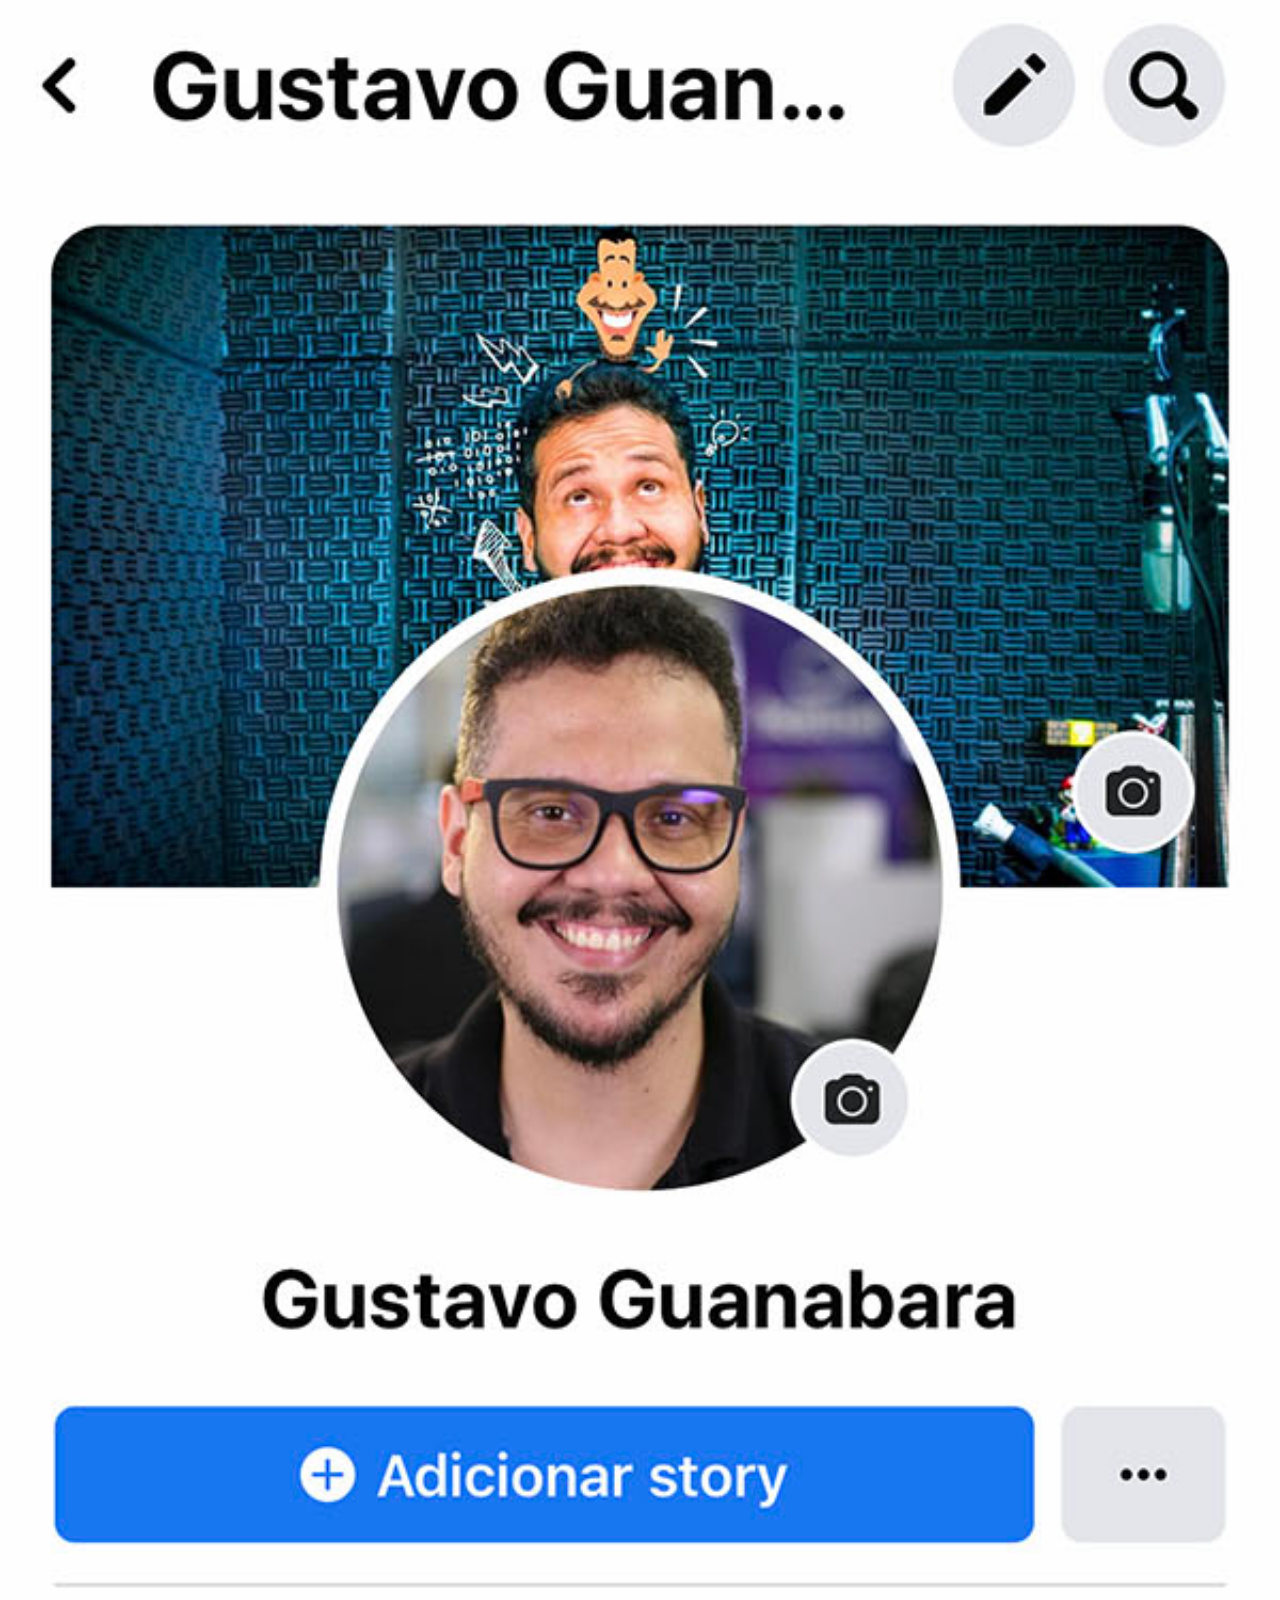
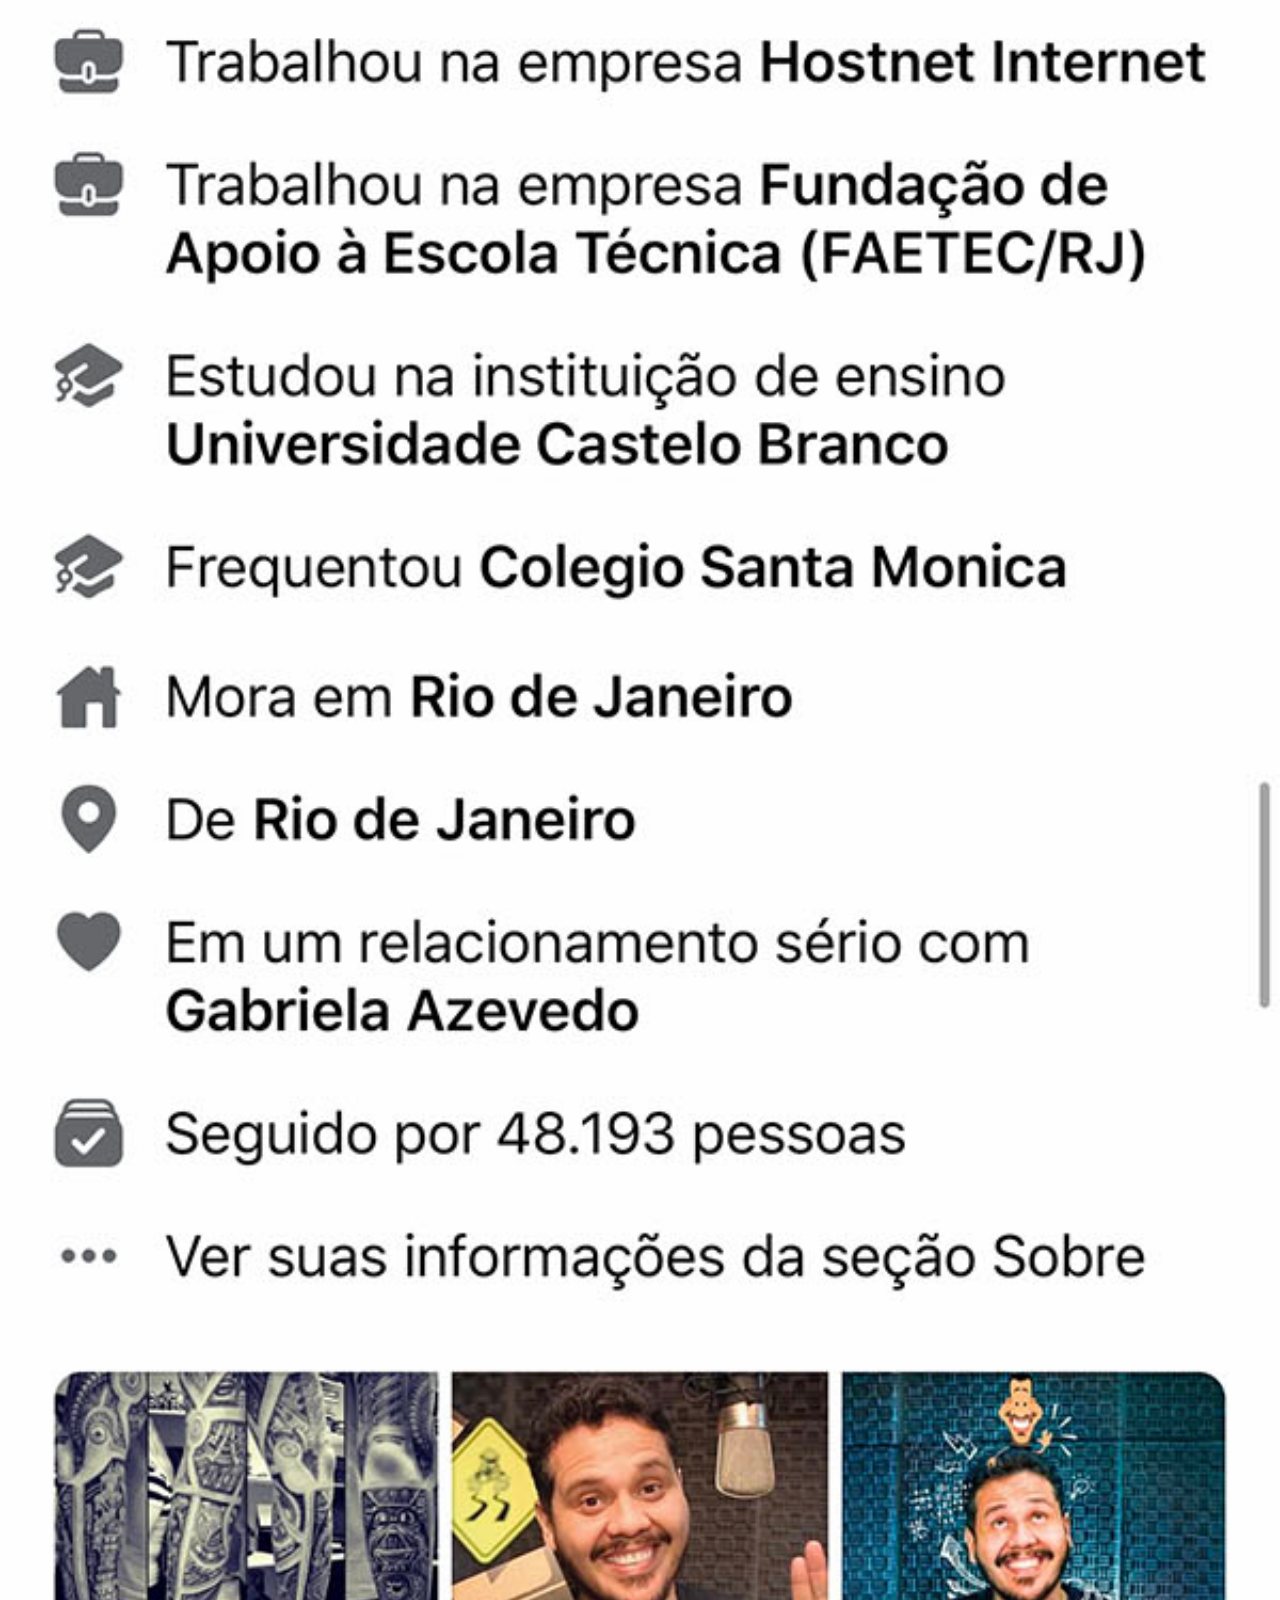
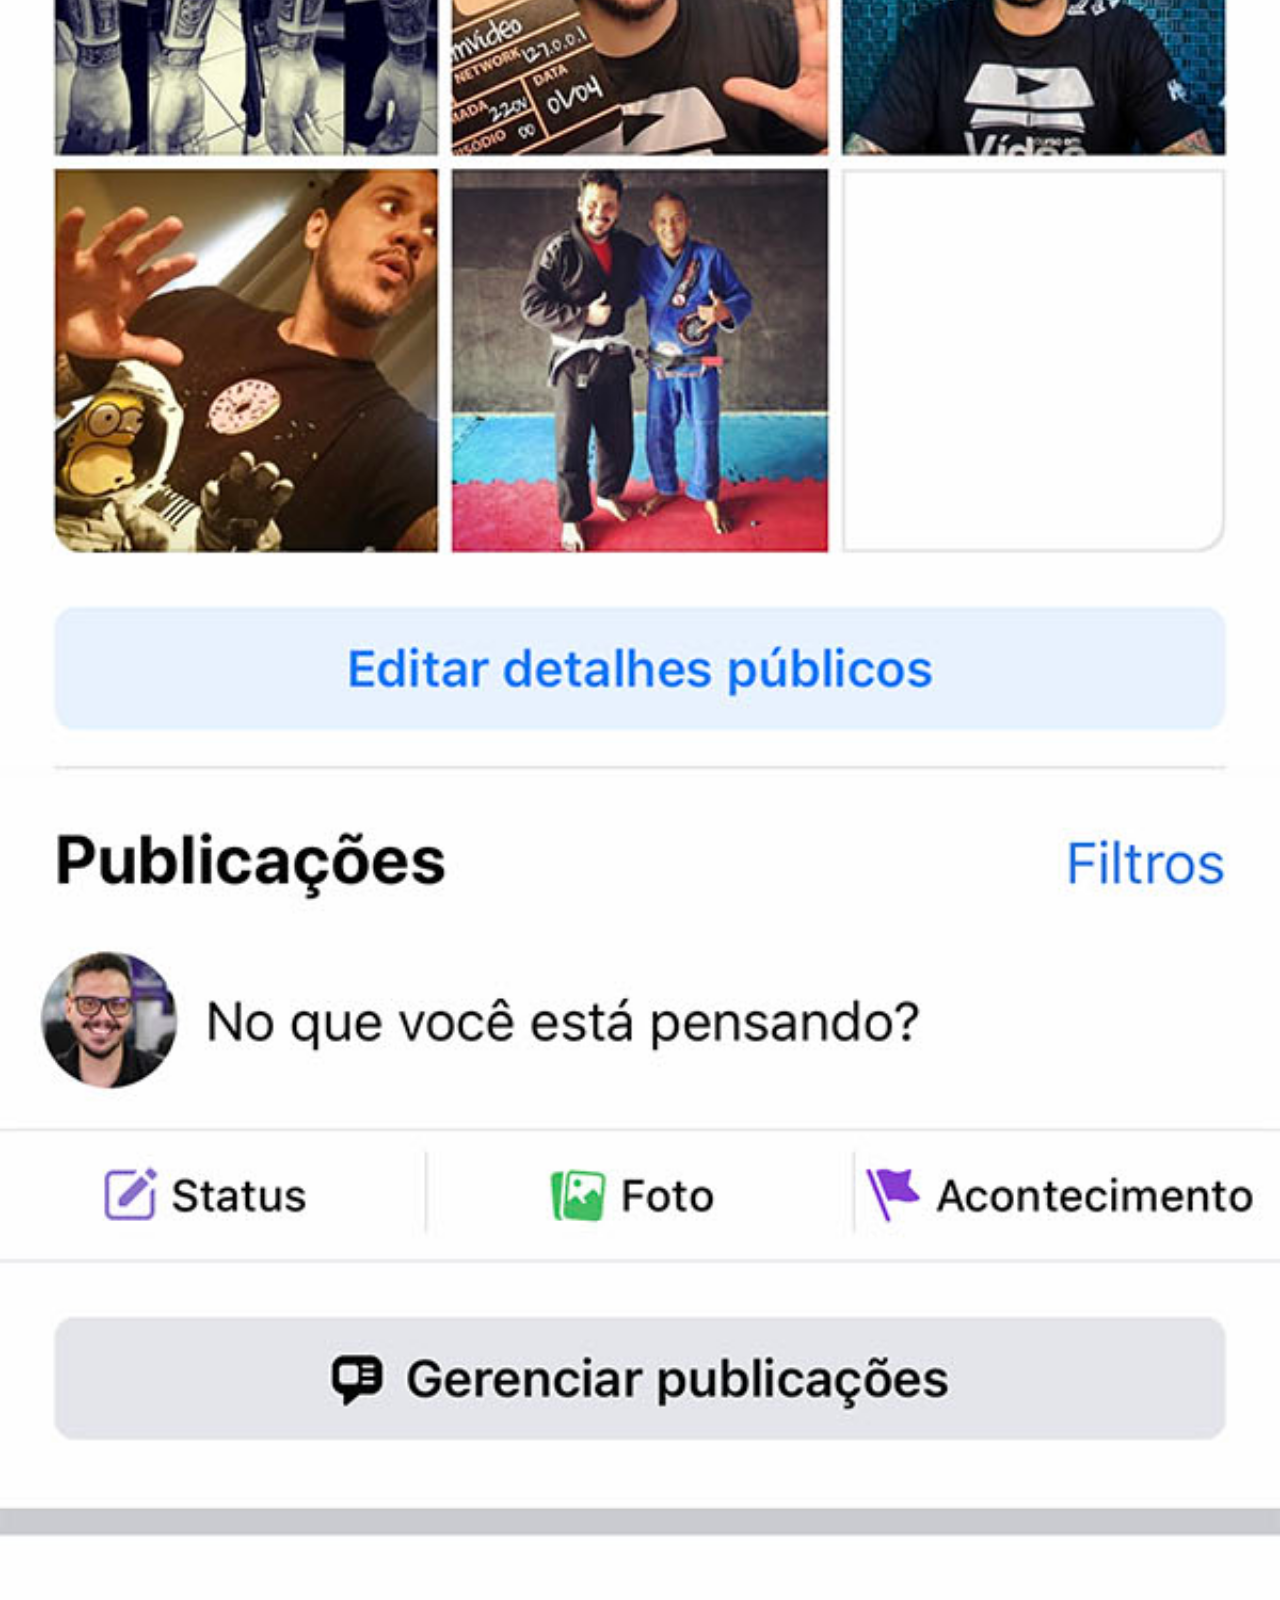
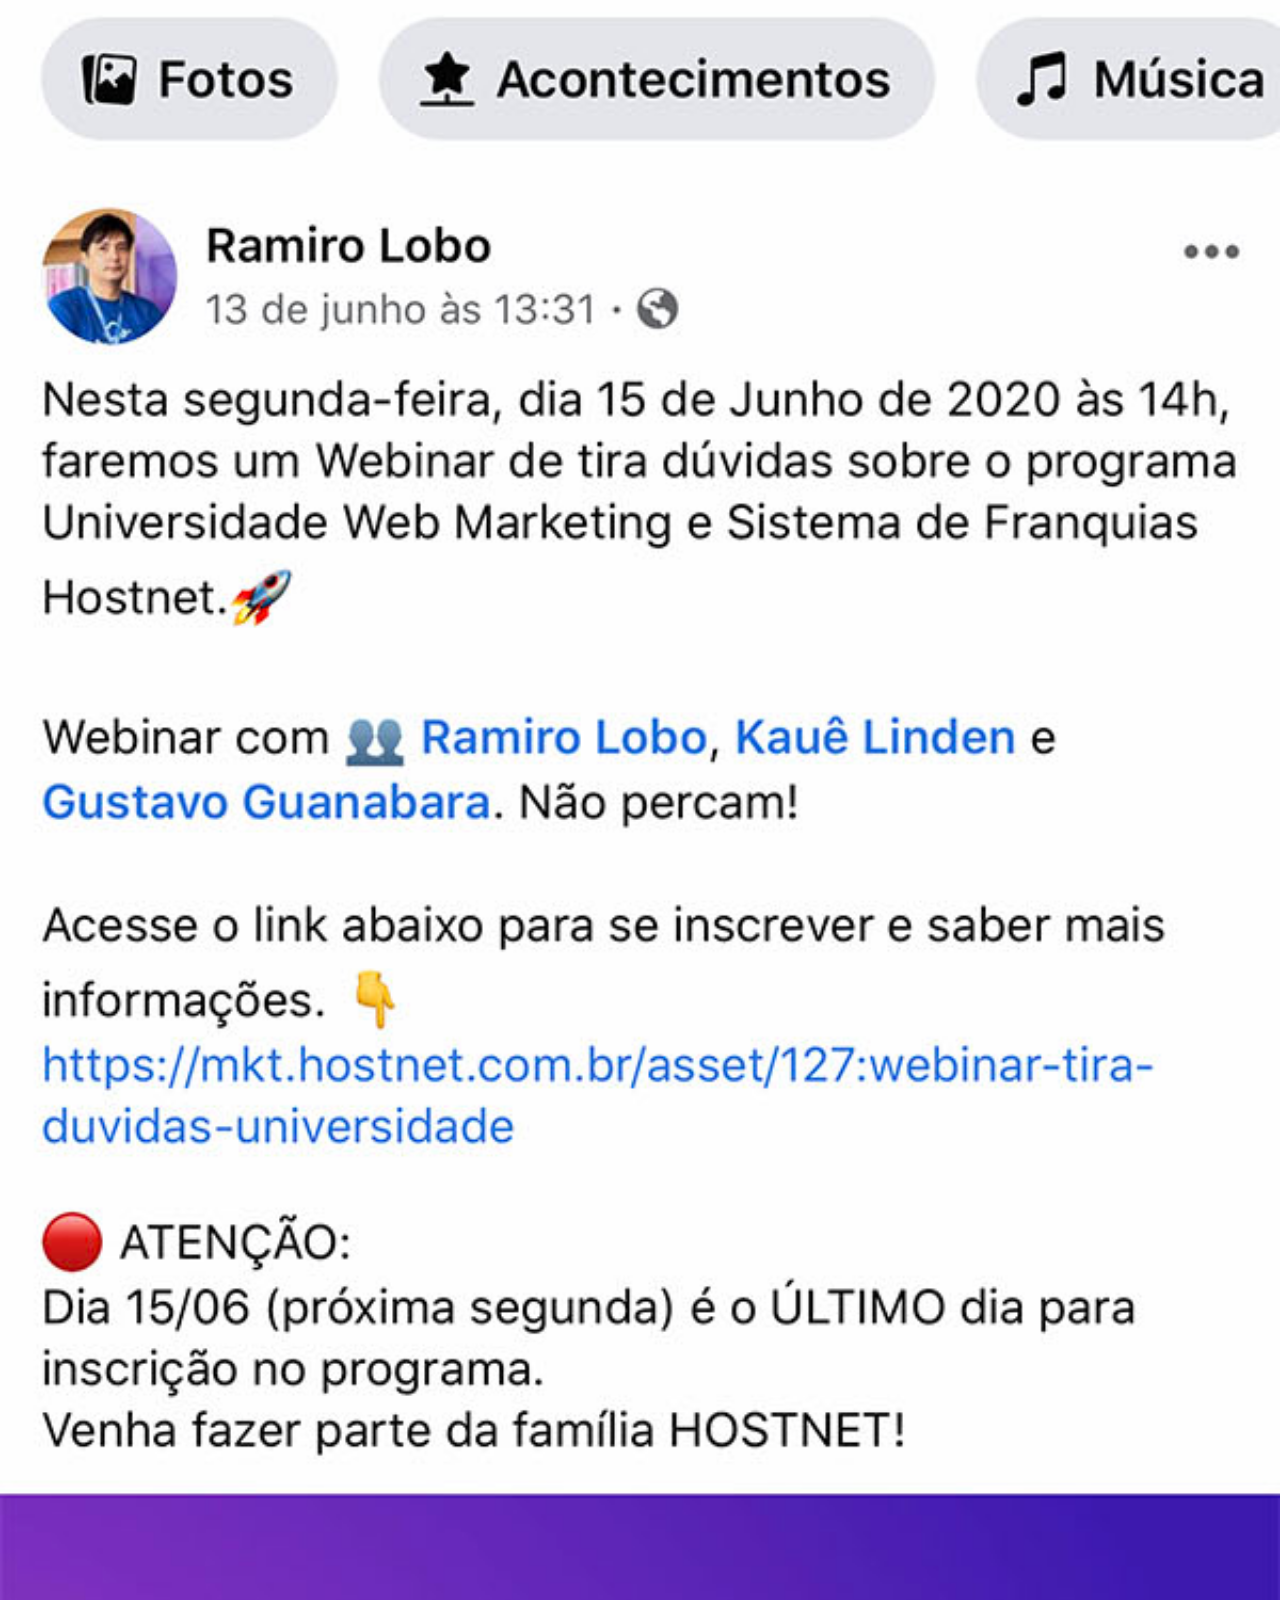
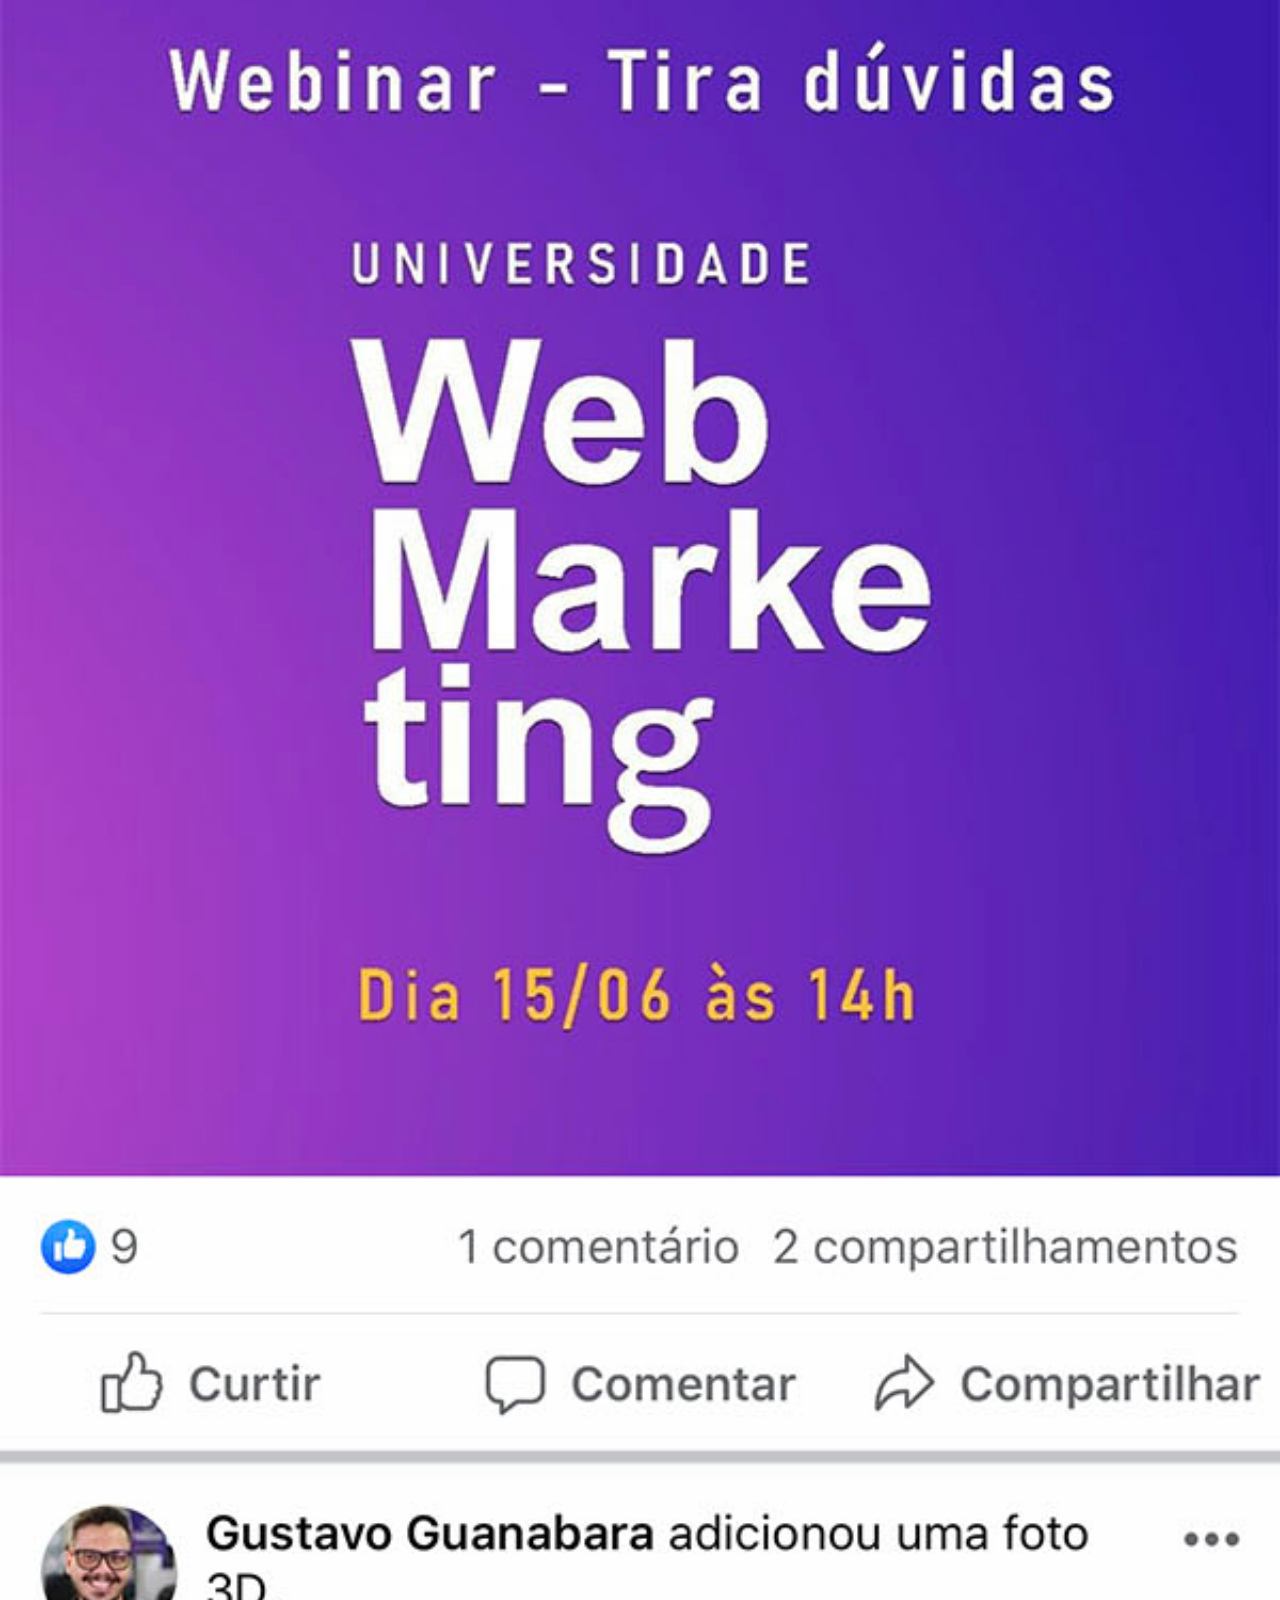
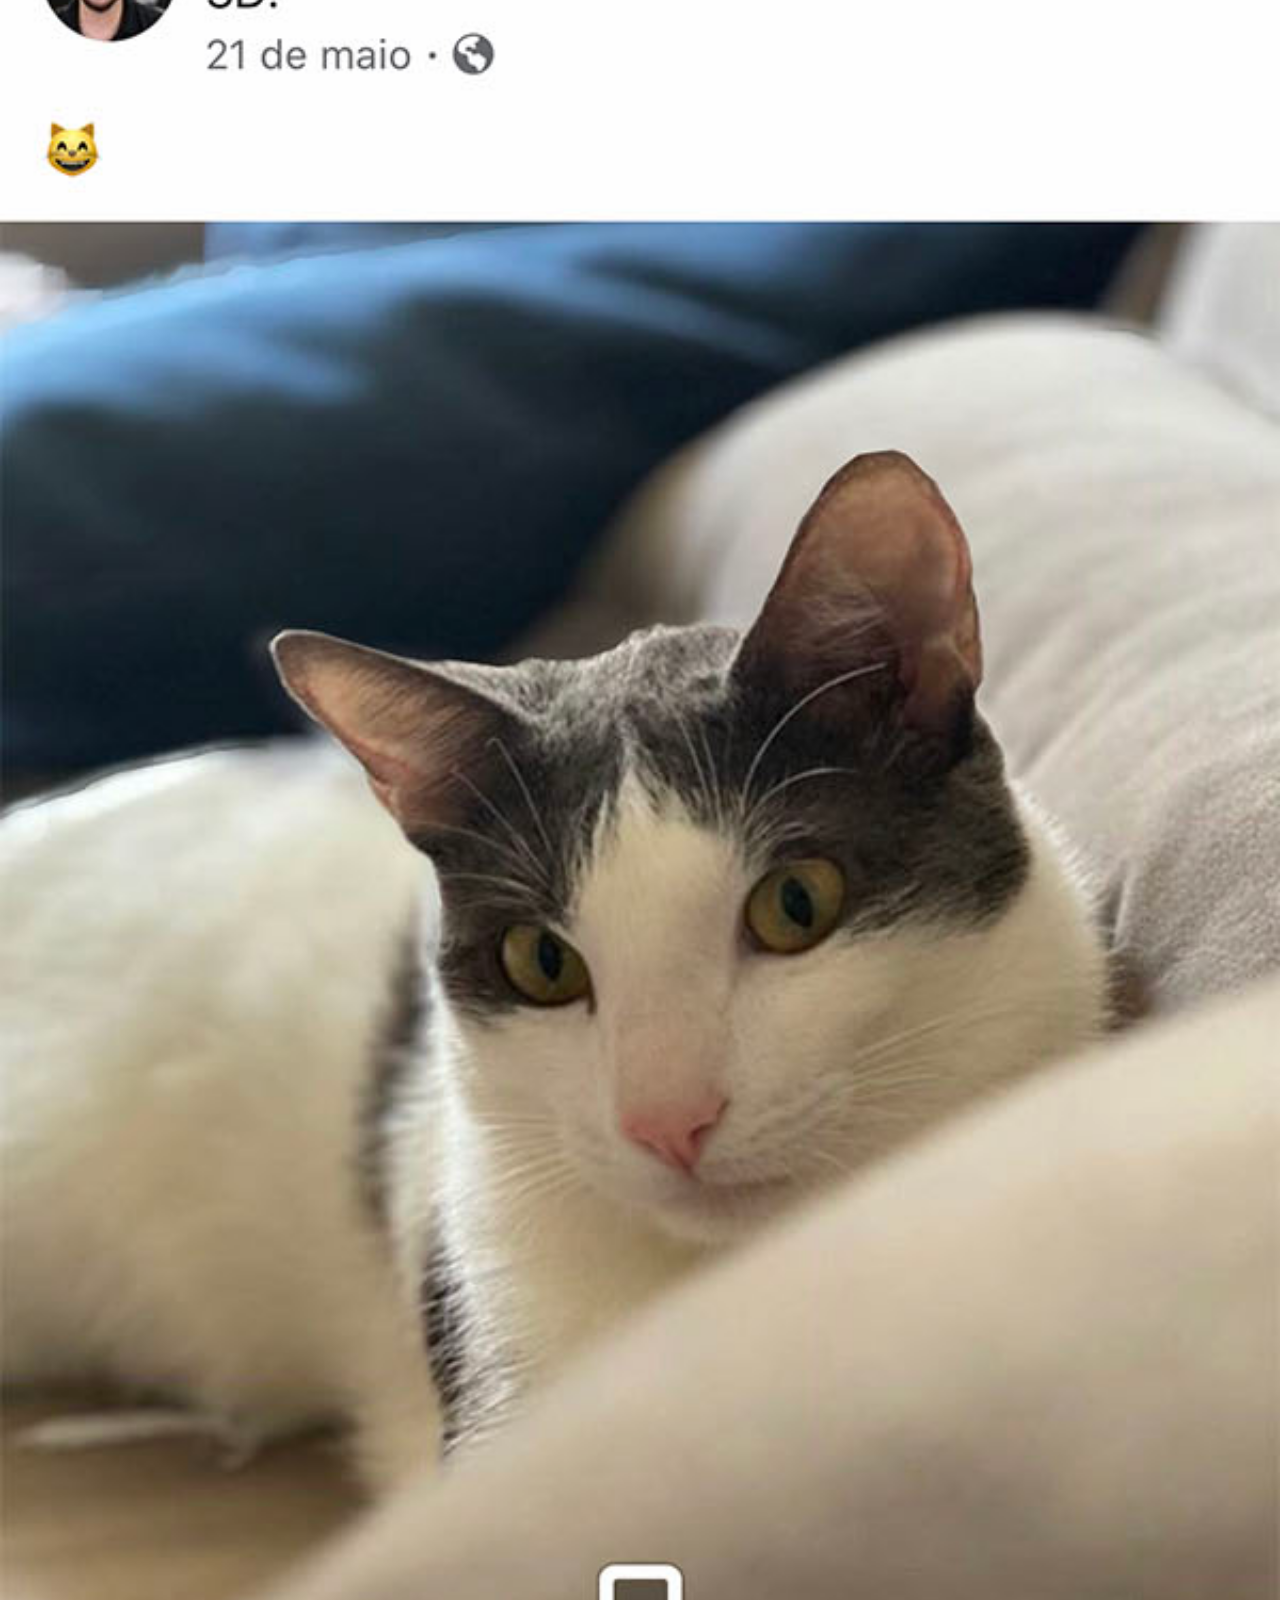
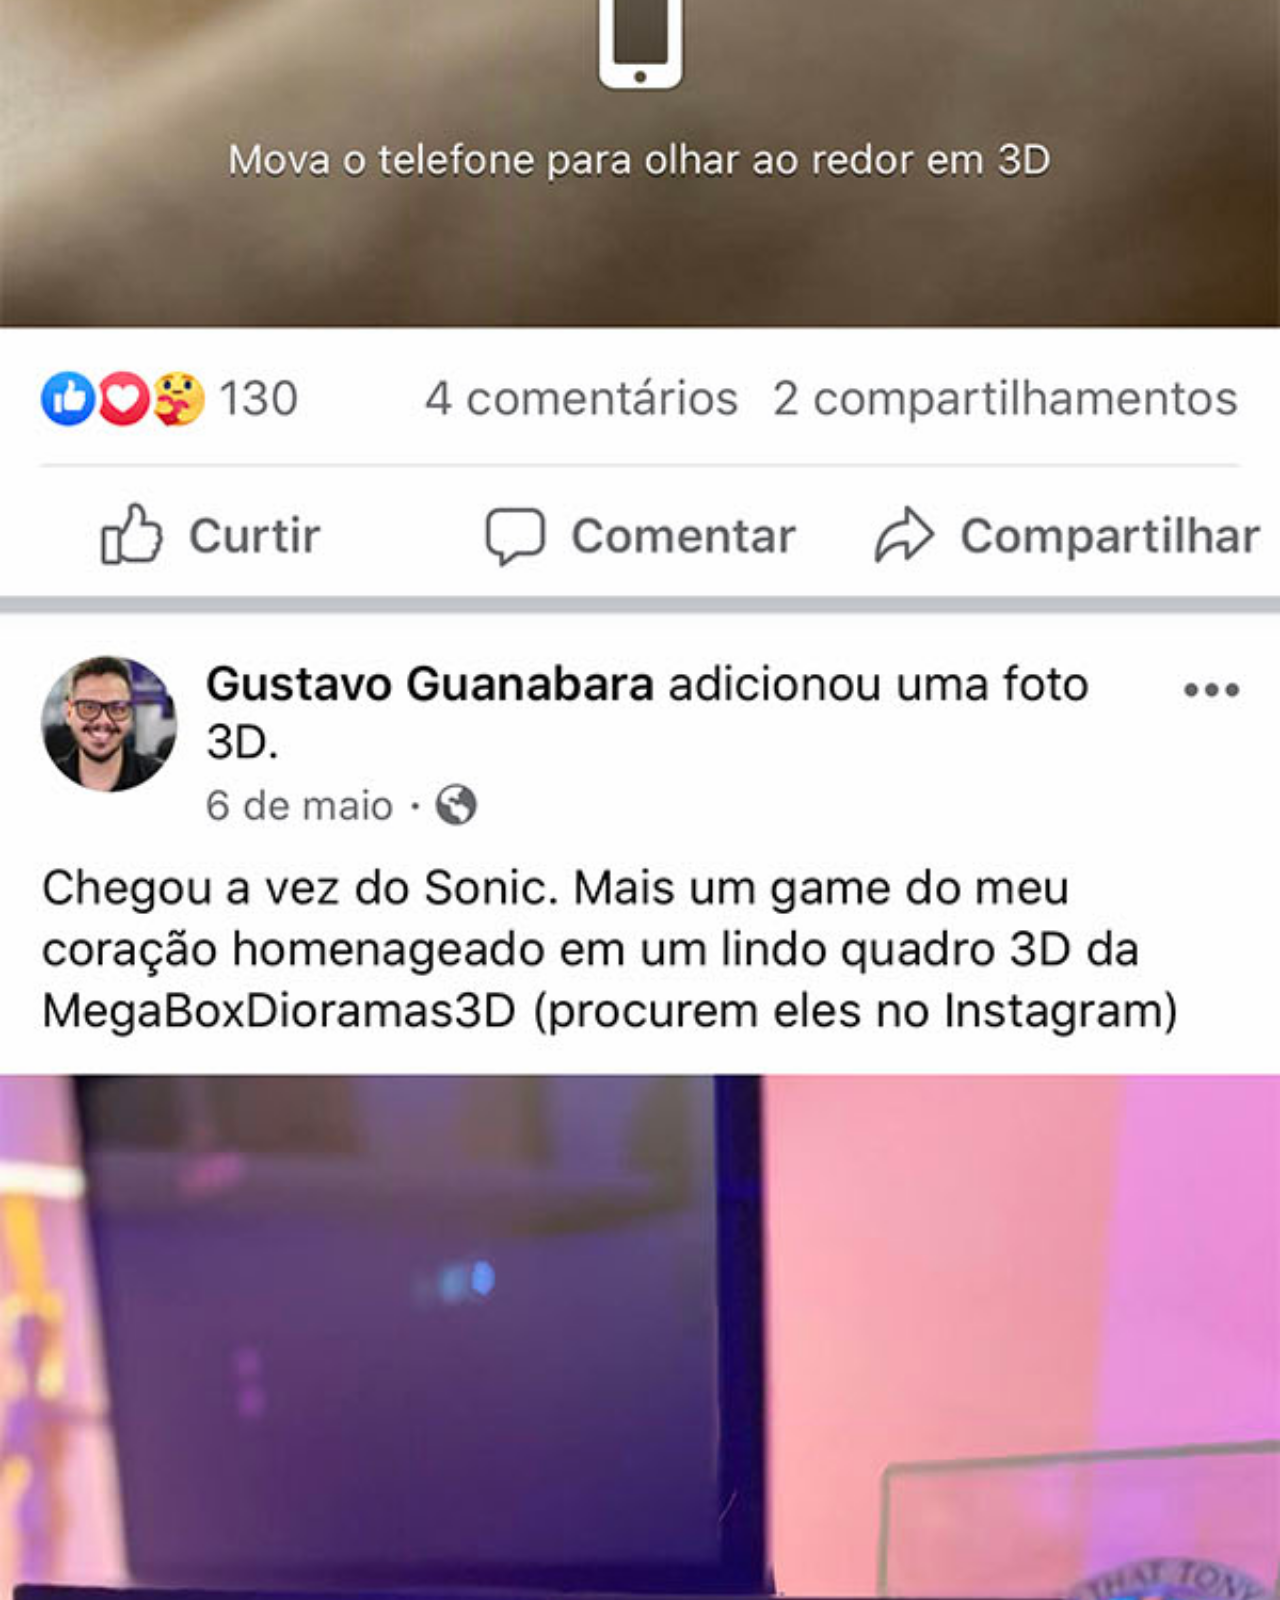
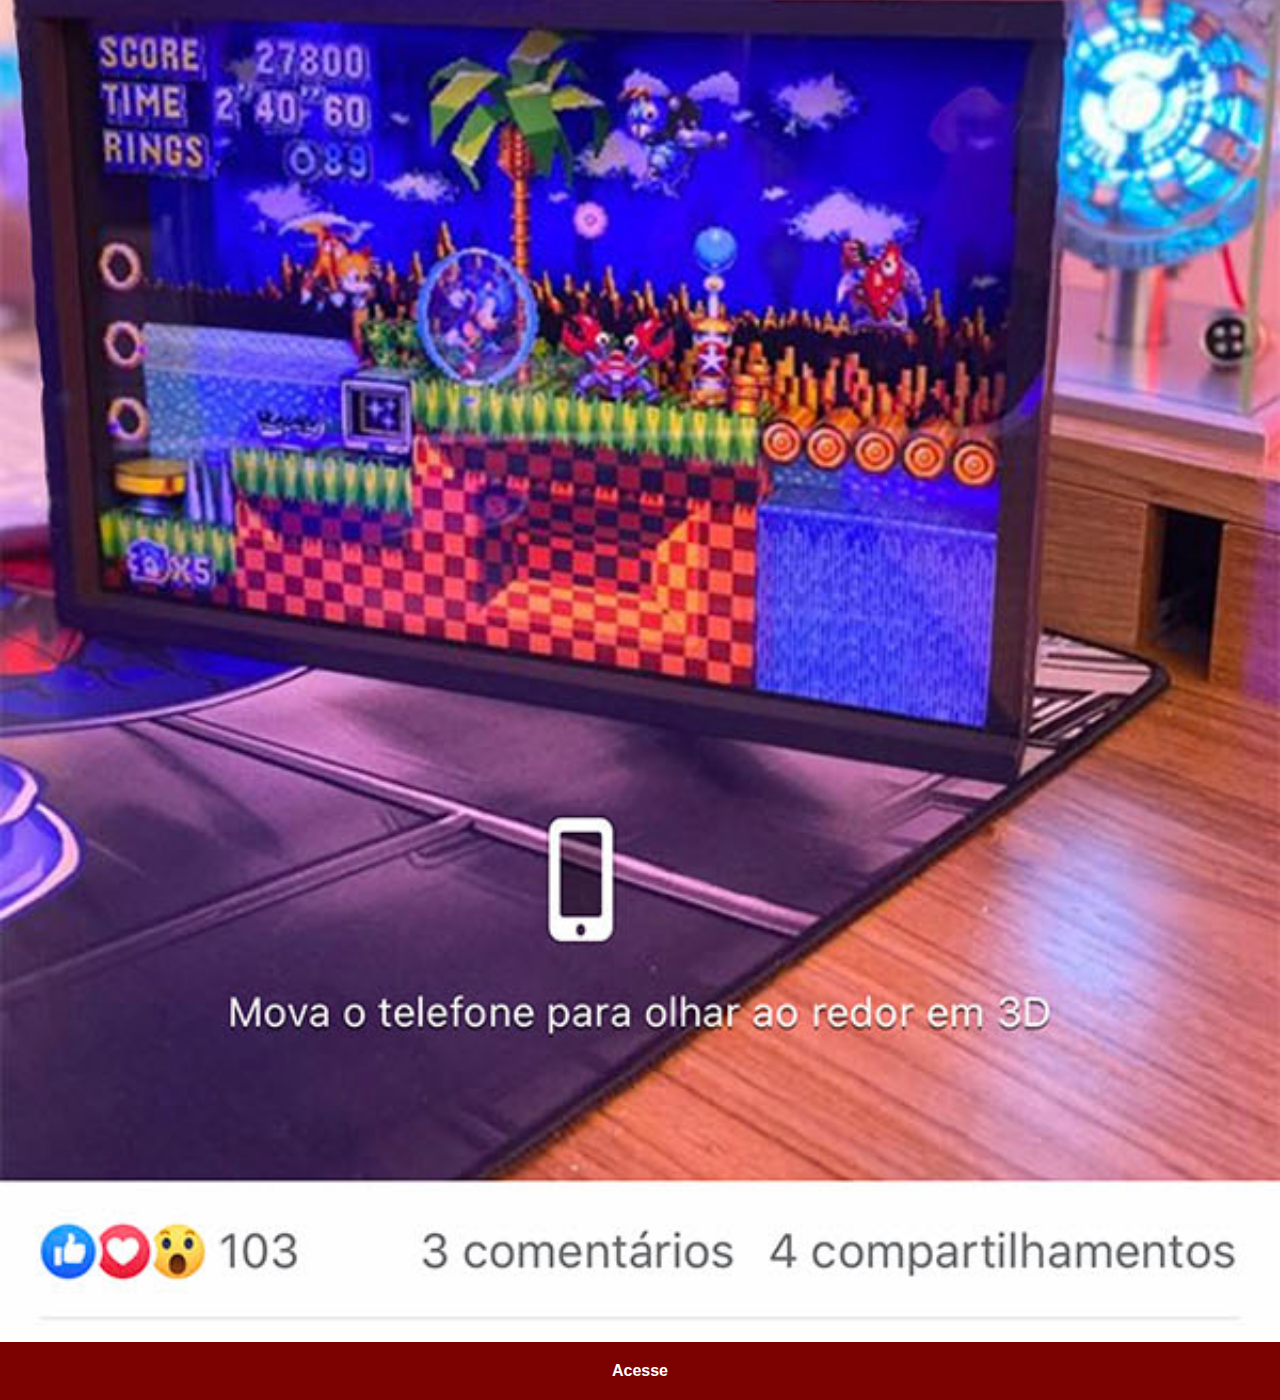
<file: facebook.html>
<!DOCTYPE html>
<html lang="pt-br">
<head>
    <meta charset="UTF-8">
    <meta name="viewport" content="width=device-width, initial-scale=1.0">
    <title>Facebook</title>
    <link rel="stylesheet" href="estilos/social.css">
</head>
<body>
    <img src="pacote-d013/imagens/tela-facebook.jpg" alt="Facebook">
    <a href="www.facebook.com">Acesse</a>
</body>
</html>
</file>
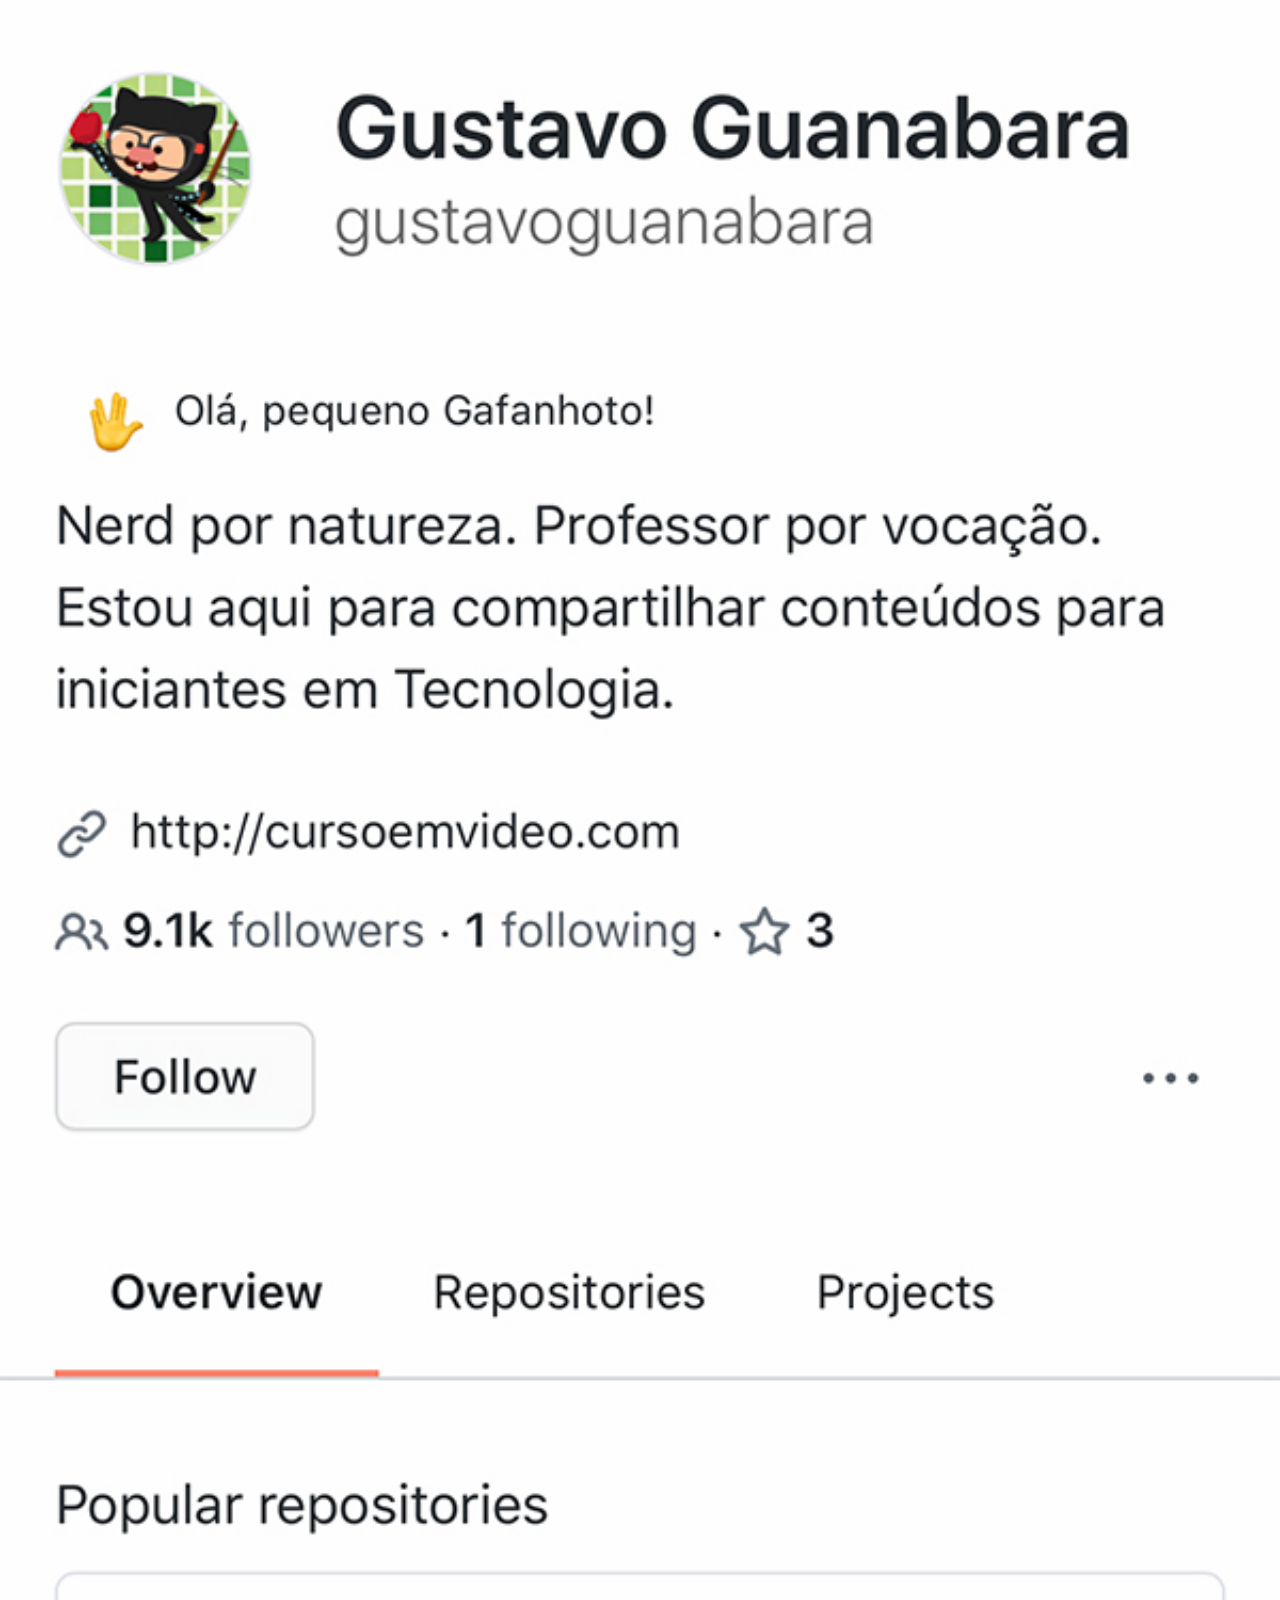
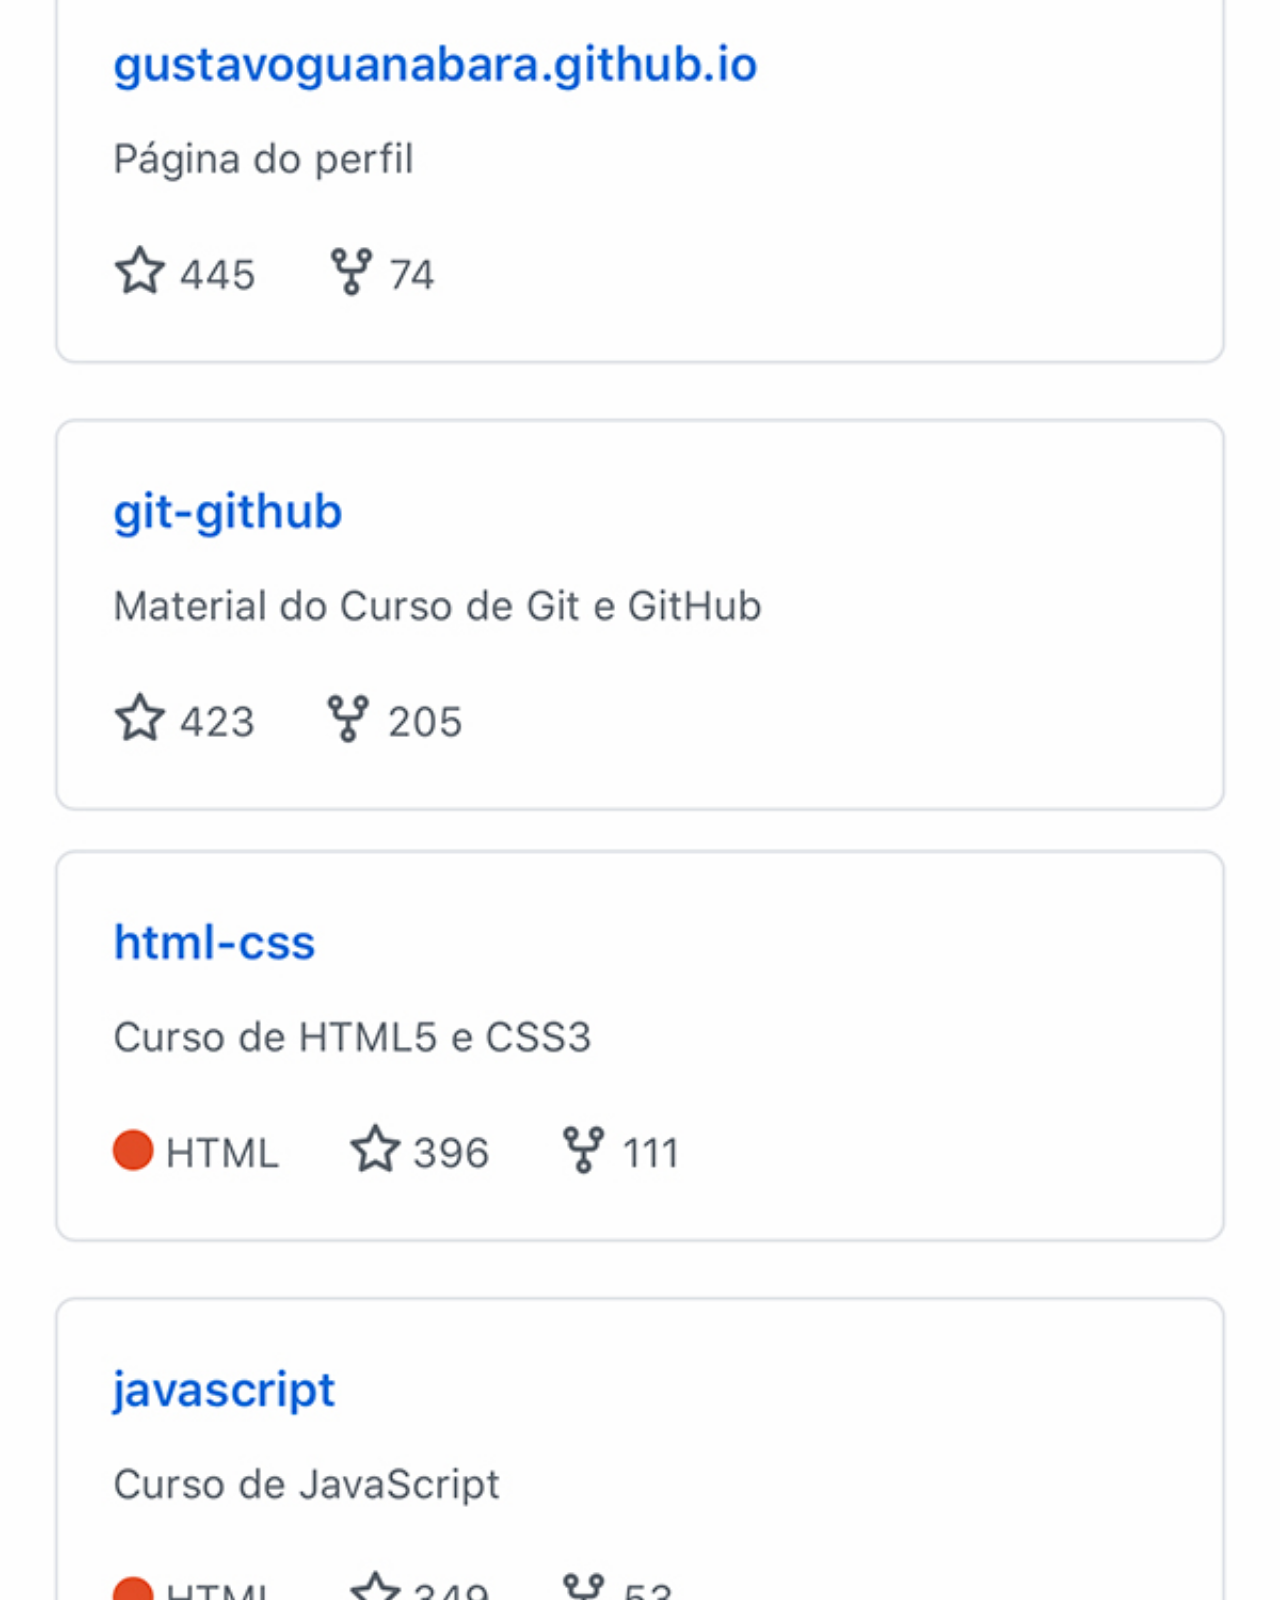
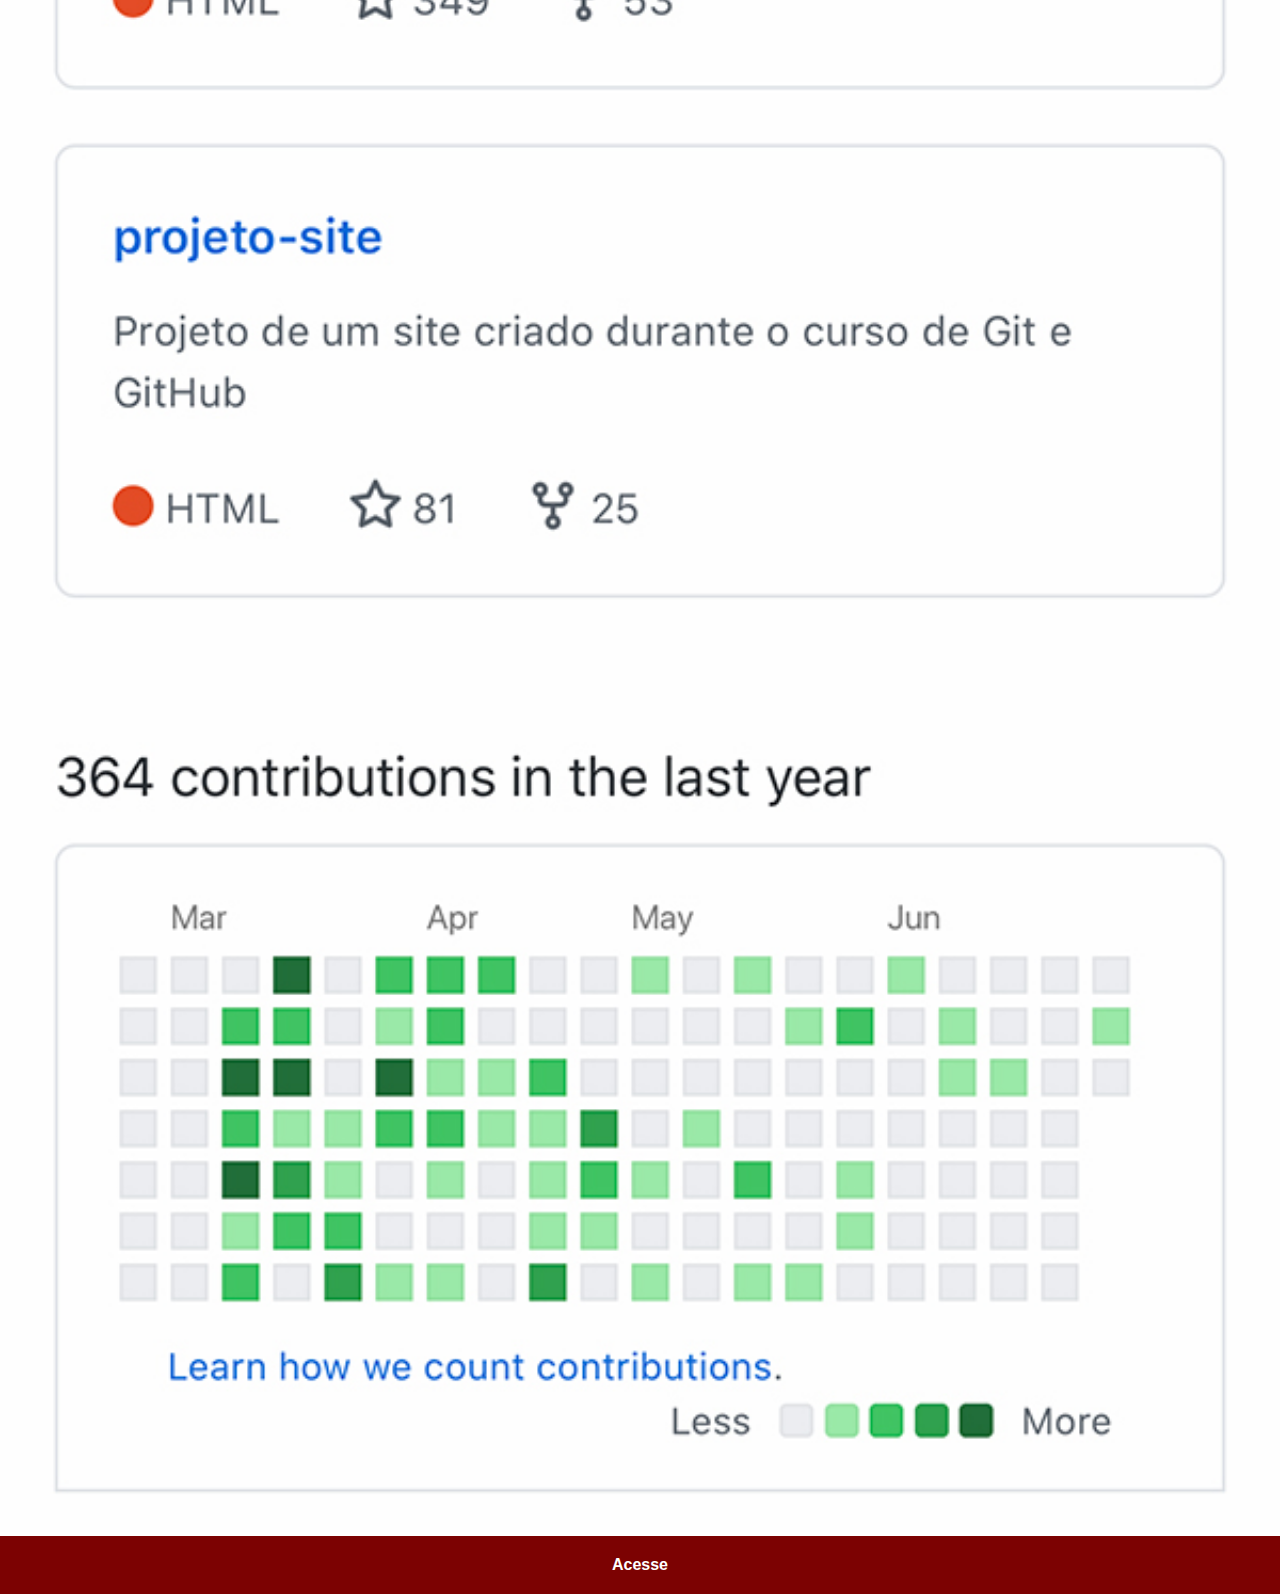
<file: github.html>
<!DOCTYPE html>
<html lang="pt-br">
<head>
    <meta charset="UTF-8">
    <meta name="viewport" content="width=device-width, initial-scale=1.0">
    <title>GitHub</title>
    <link rel="stylesheet" href="estilos/social.css">
</head>
<body>
    <img src="pacote-d013/imagens/tela-github.jpg" alt="github">
    <a href="github.io" target="_blank">Acesse</a>
</body>
</html>
</file>
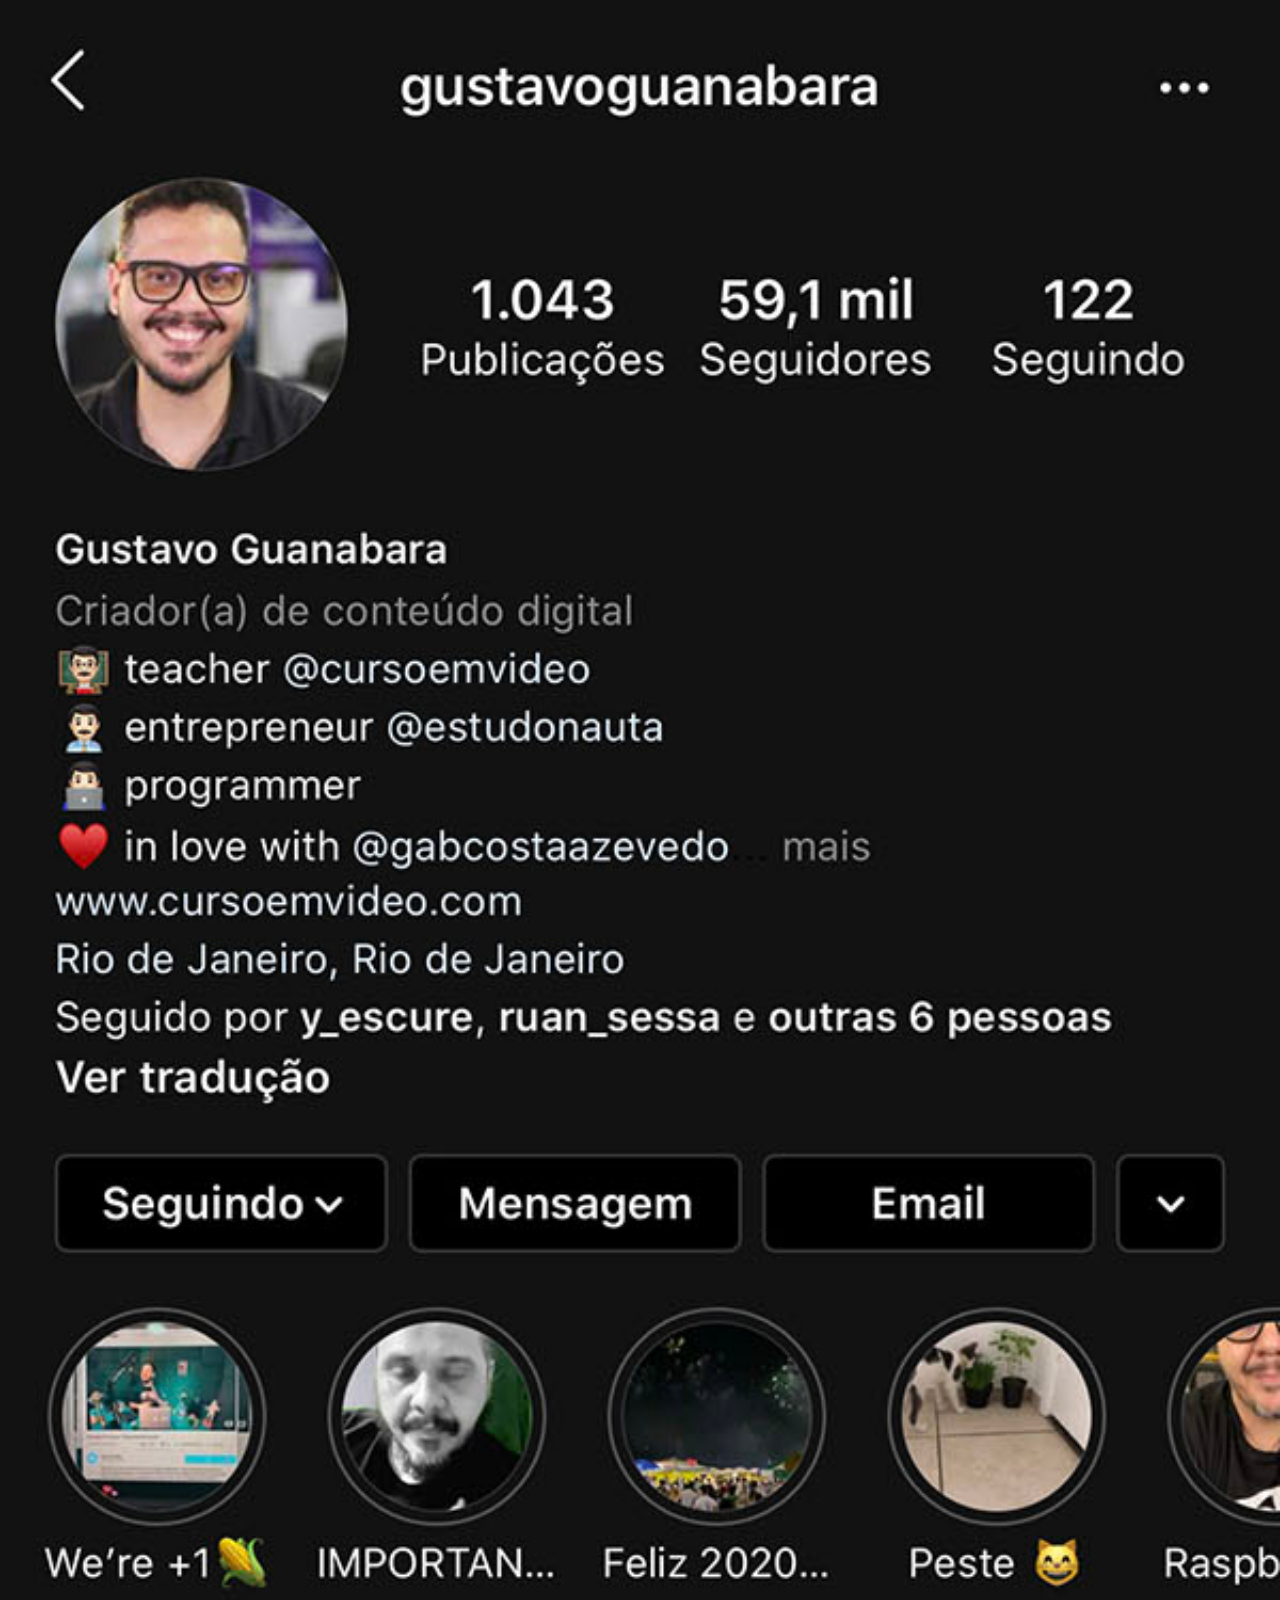
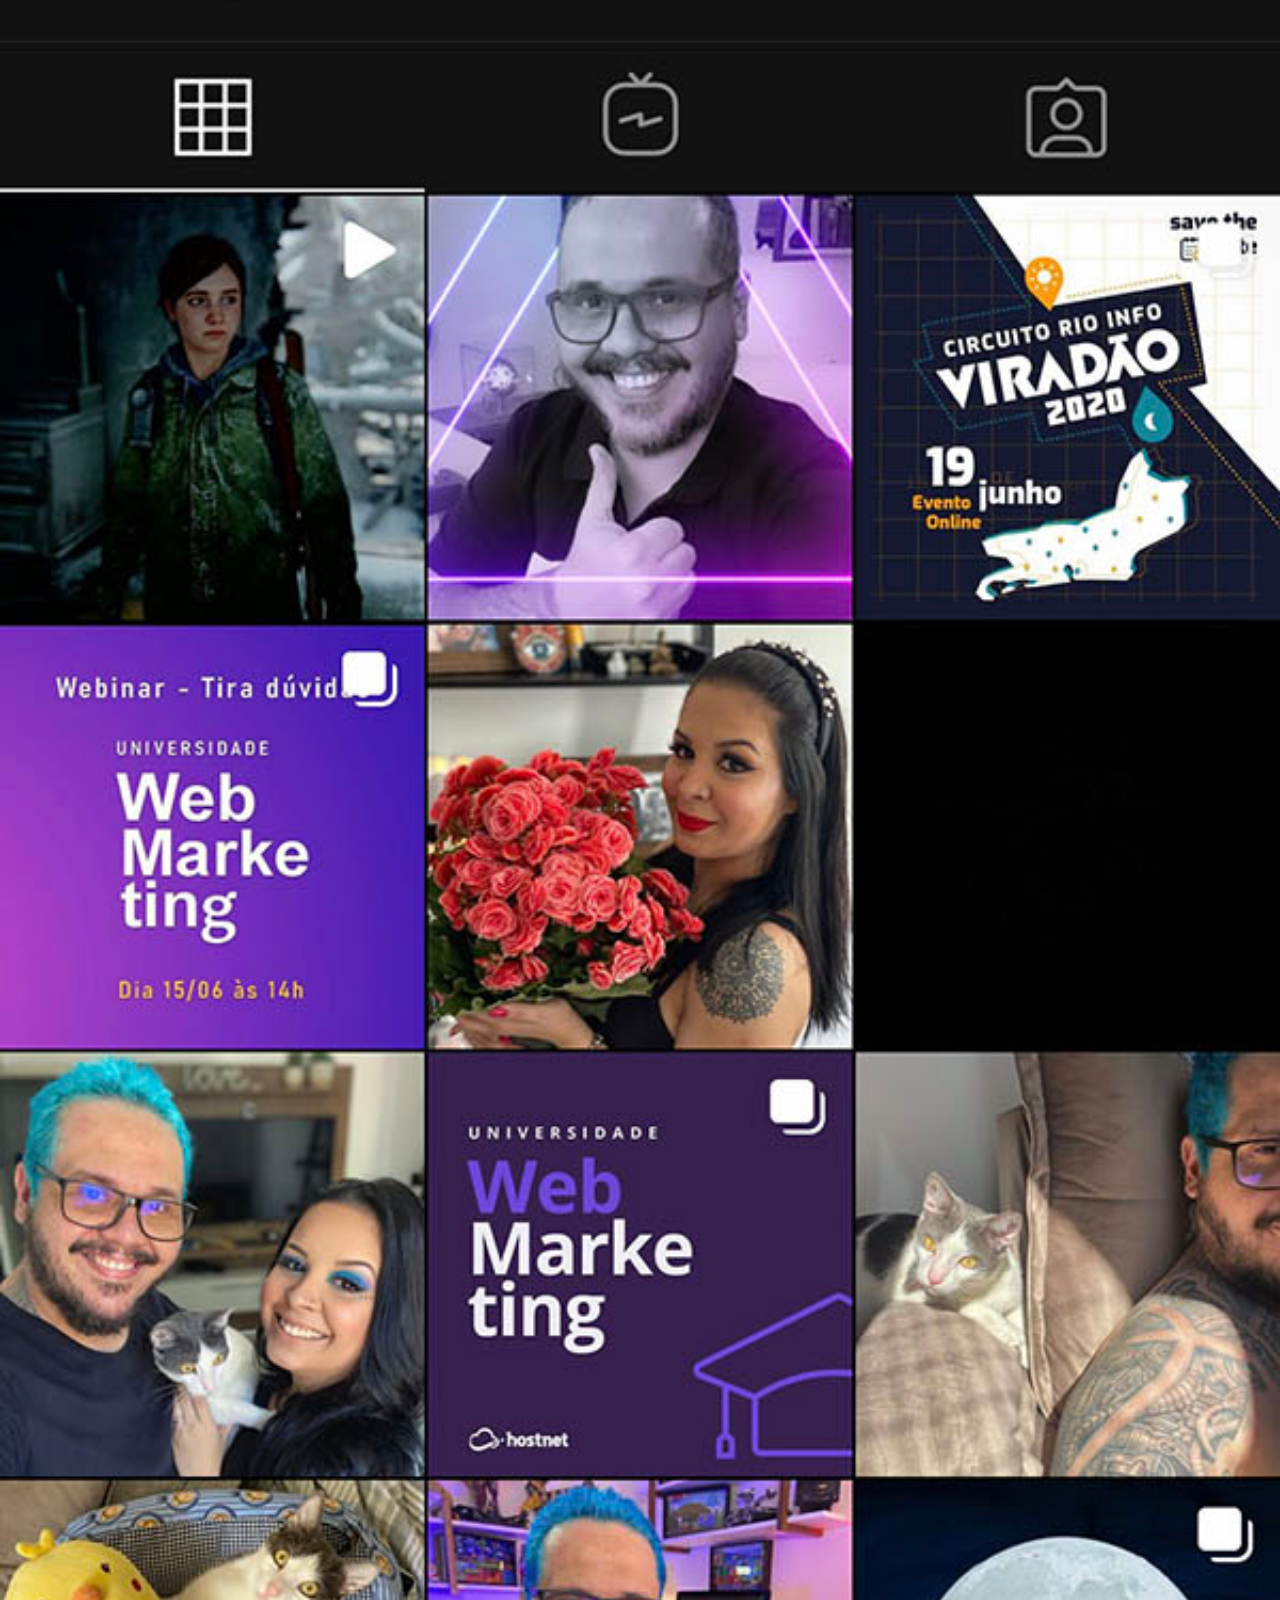
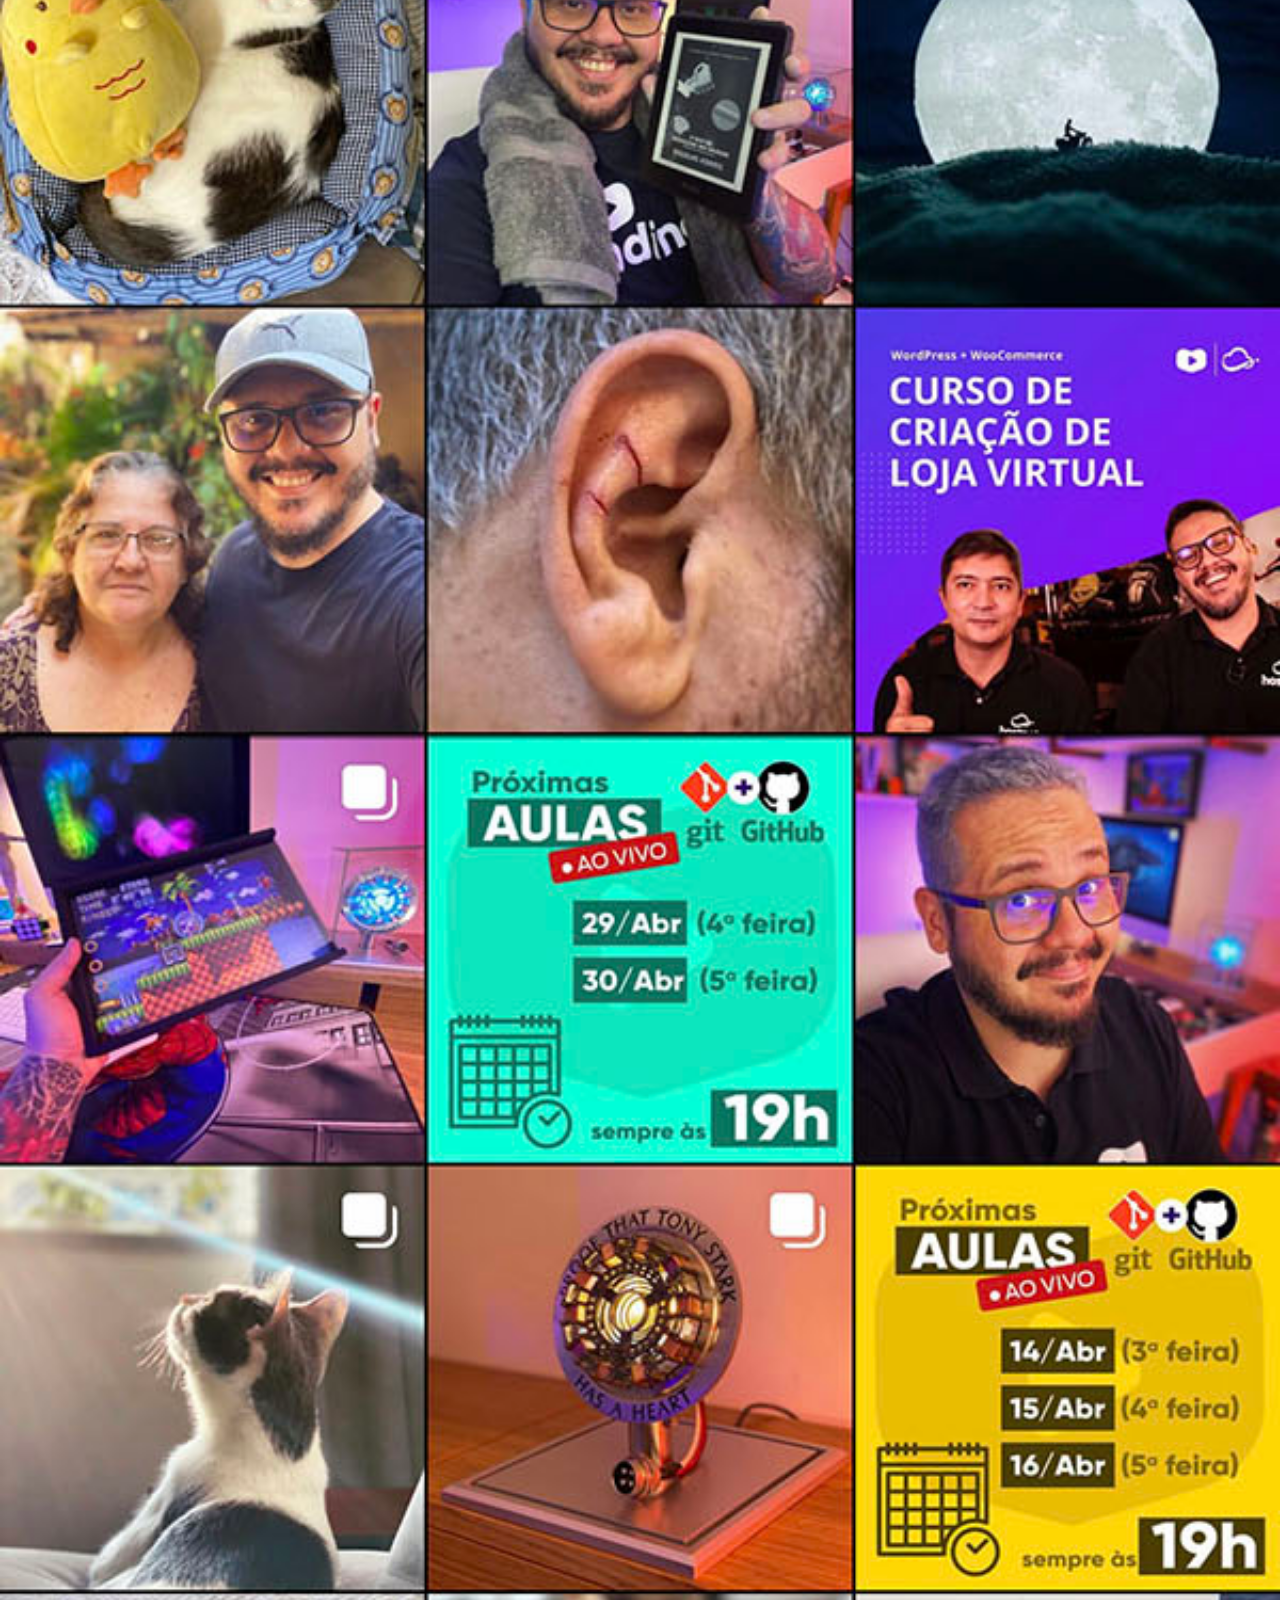
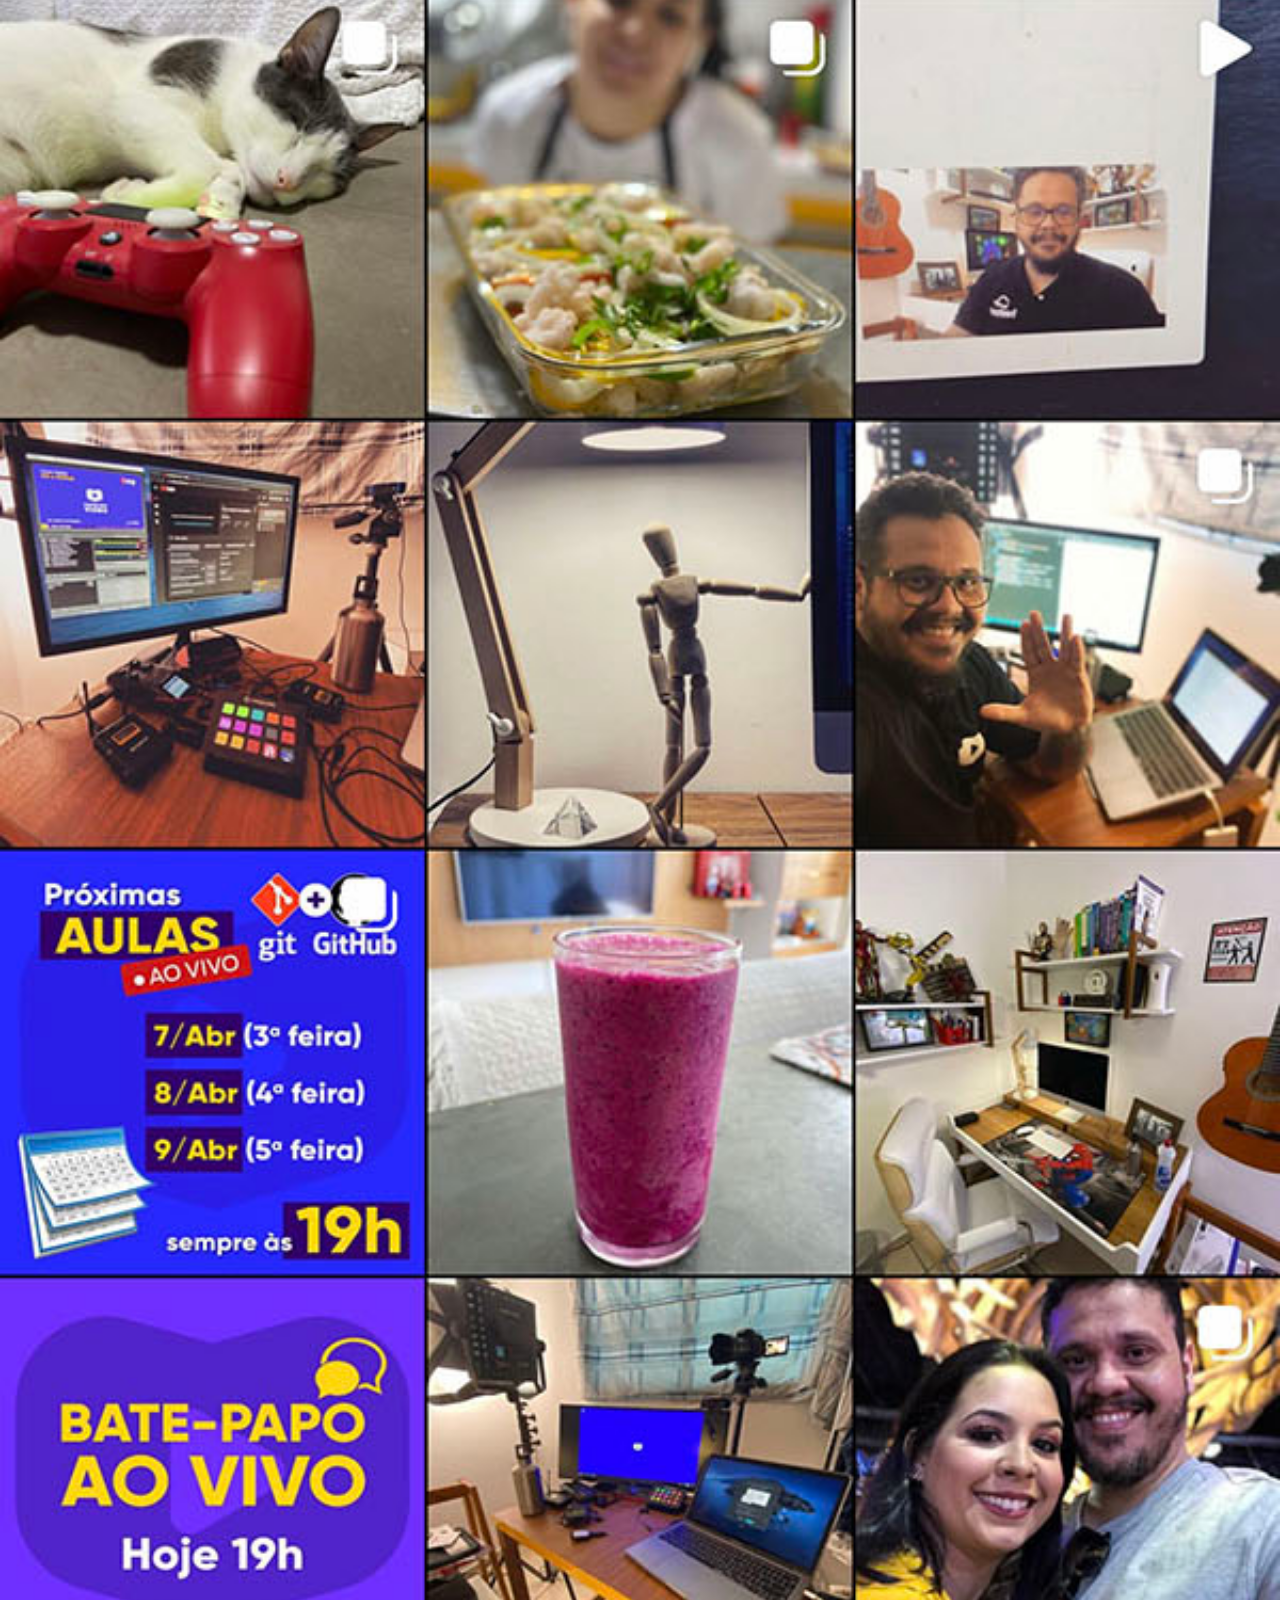
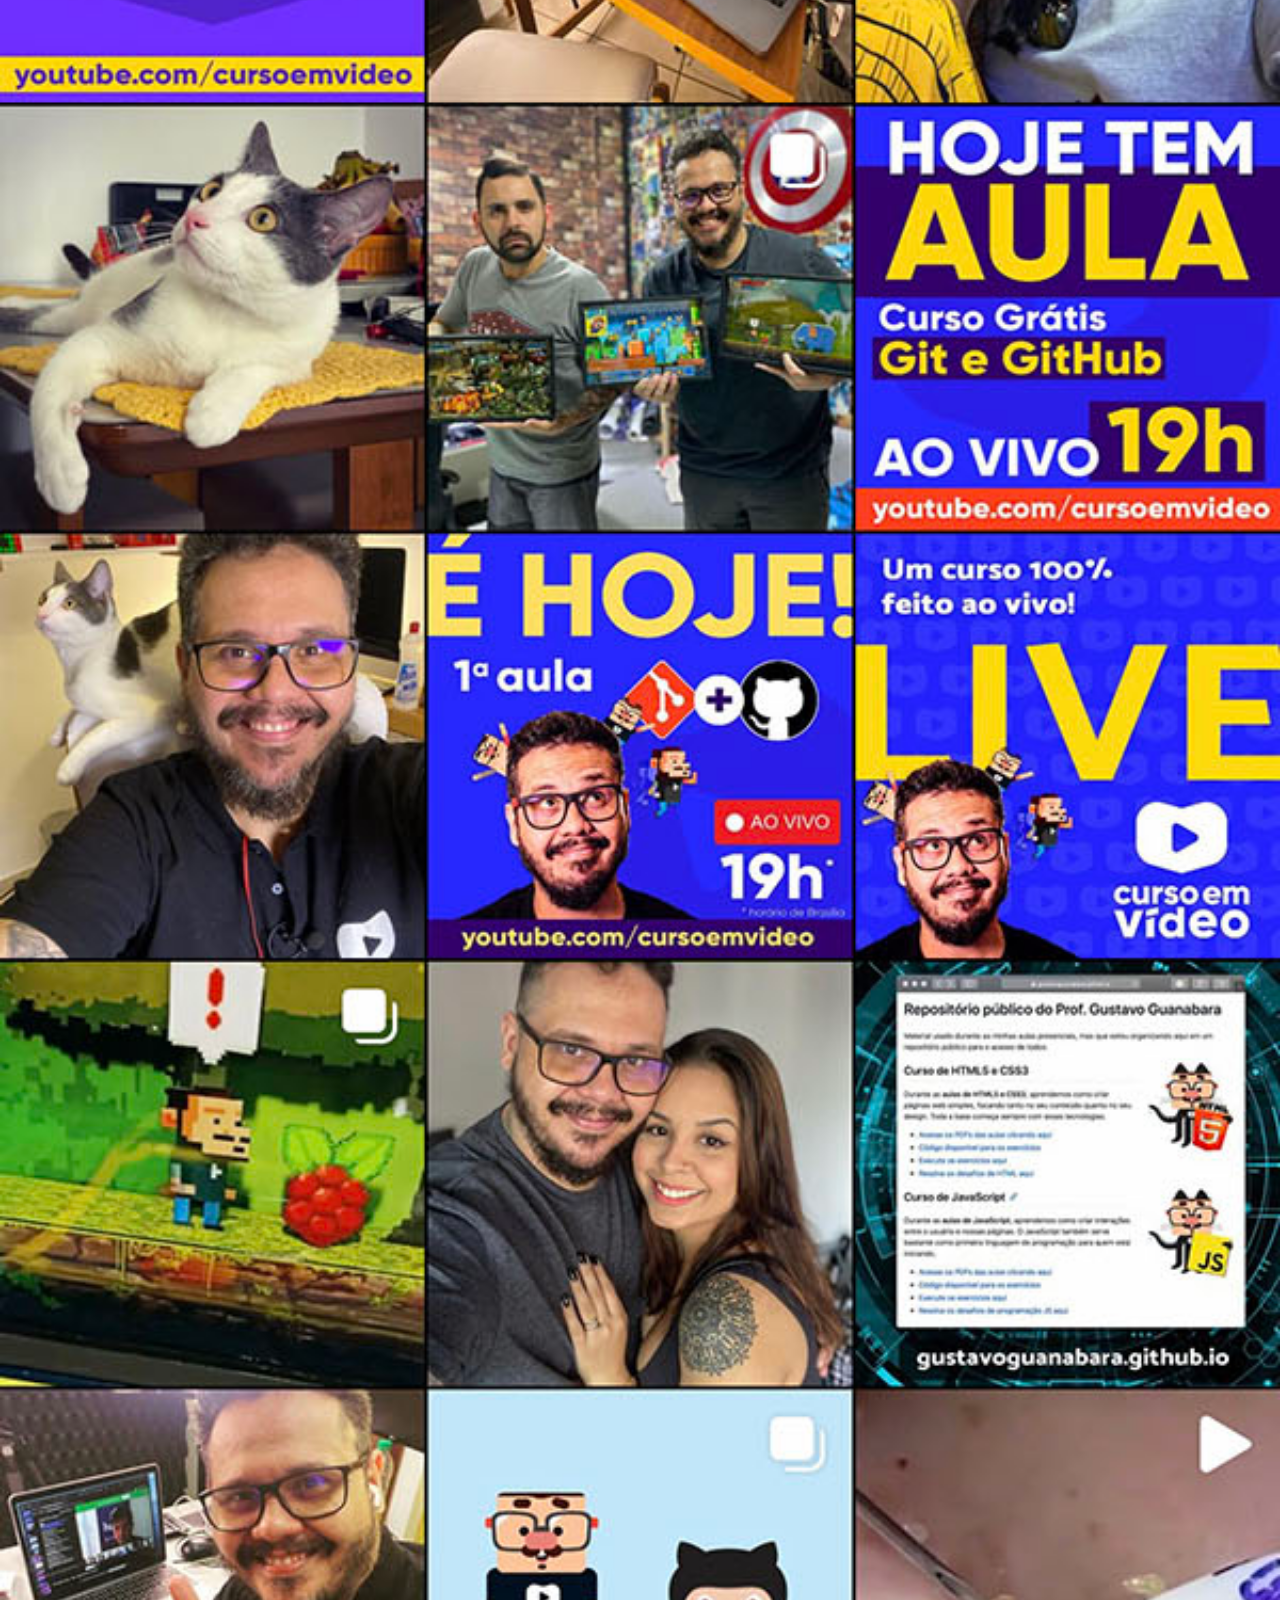
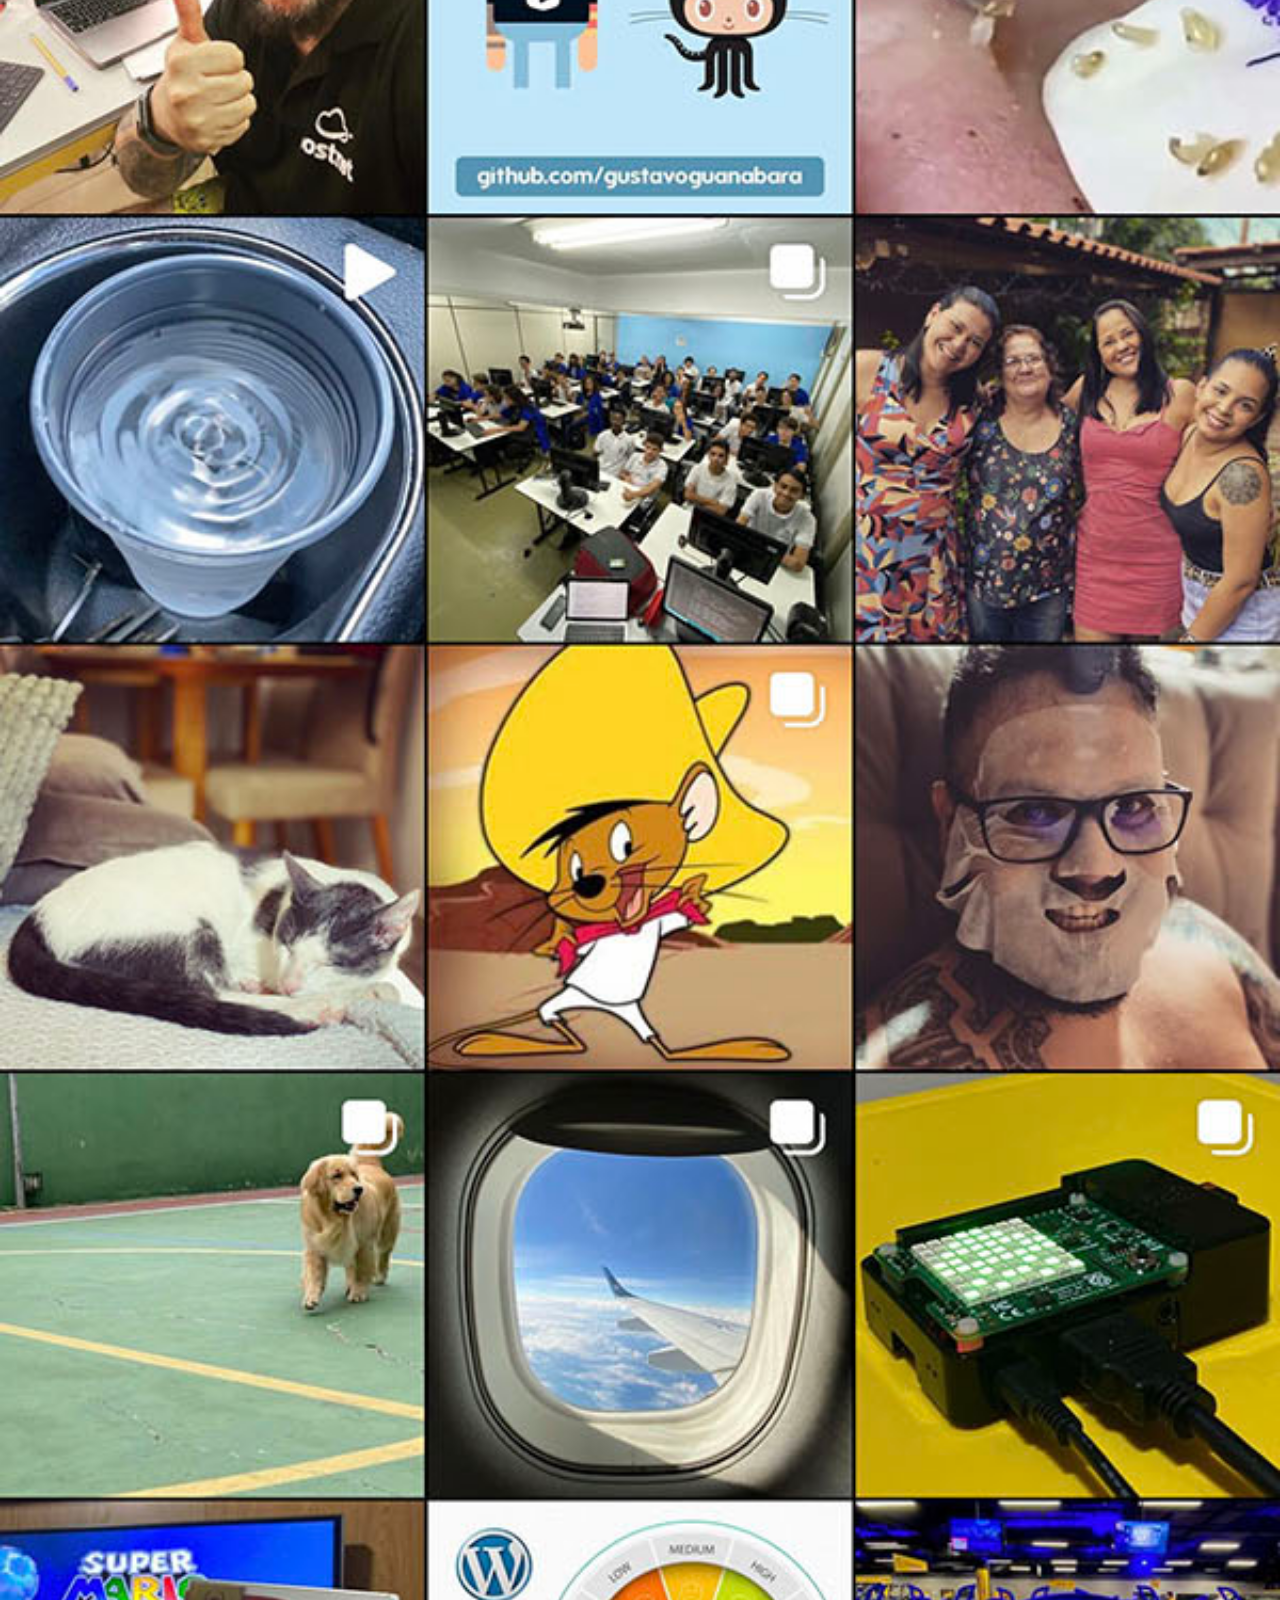
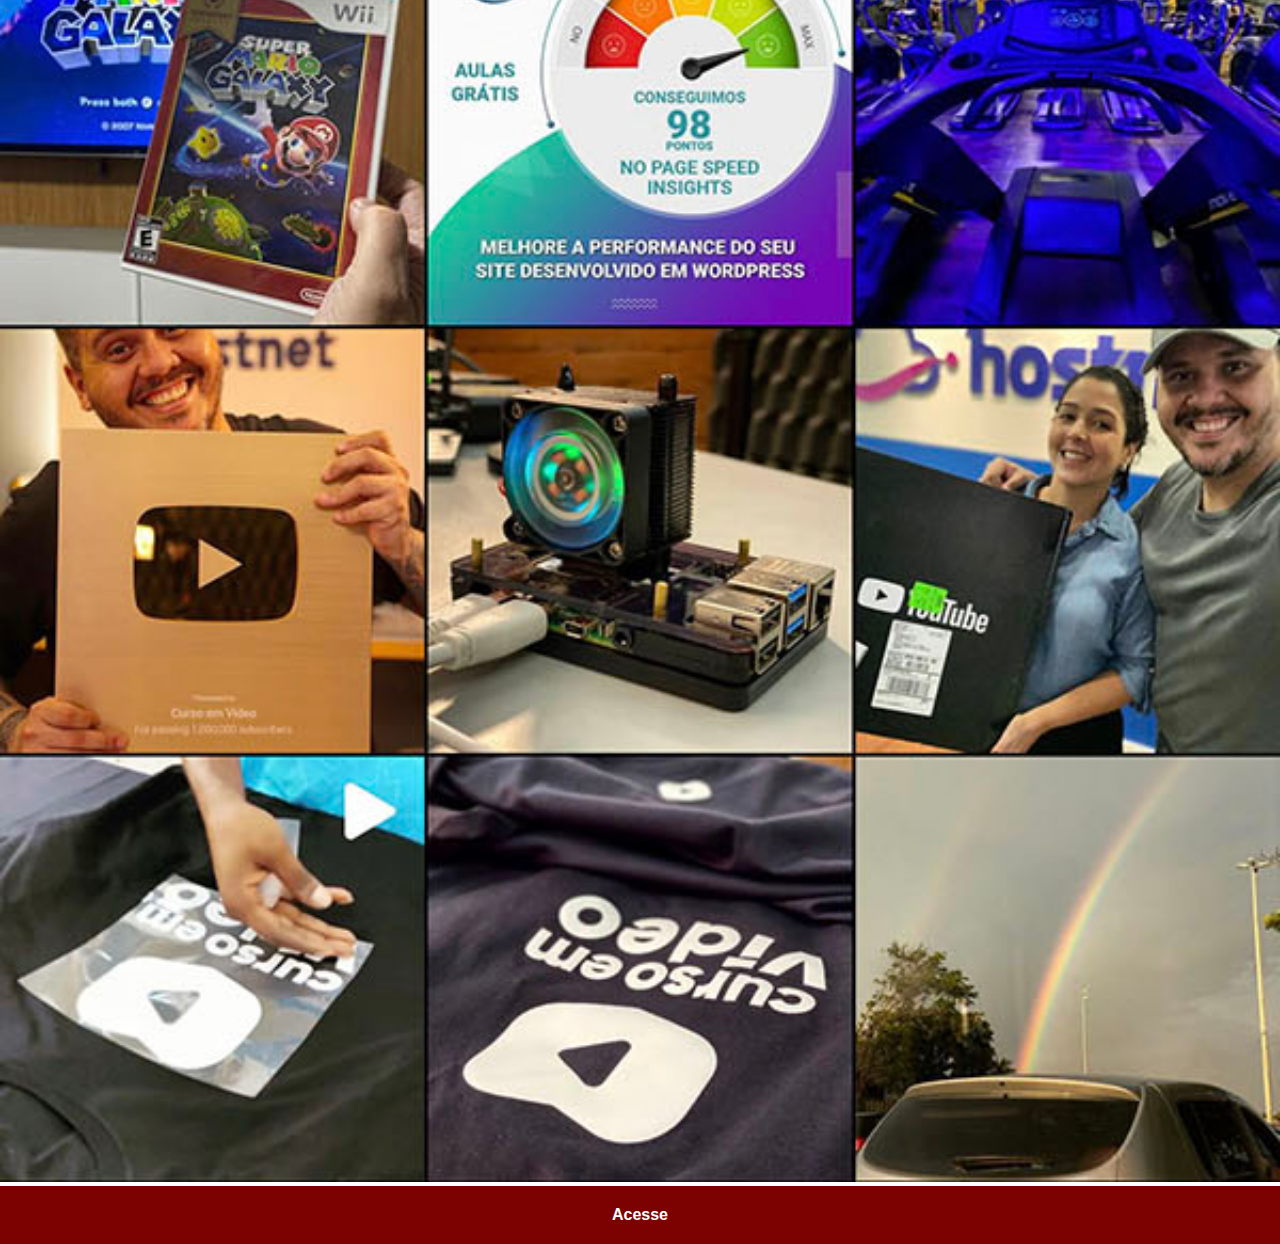
<file: instagram.html>
<!DOCTYPE html>
<html lang="pt-br">
<head>
    <meta charset="UTF-8">
    <meta name="viewport" content="width=device-width, initial-scale=1.0">
    <title>Instagram</title>
    <link rel="stylesheet" href="estilos/social.css">
</head>
<body>
    <img src="pacote-d013/imagens/tela-instagram.jpg" alt="Instagram">
    <a href="www.instagram.com" target="_blank">Acesse</a>
</body>
</html>
</file>
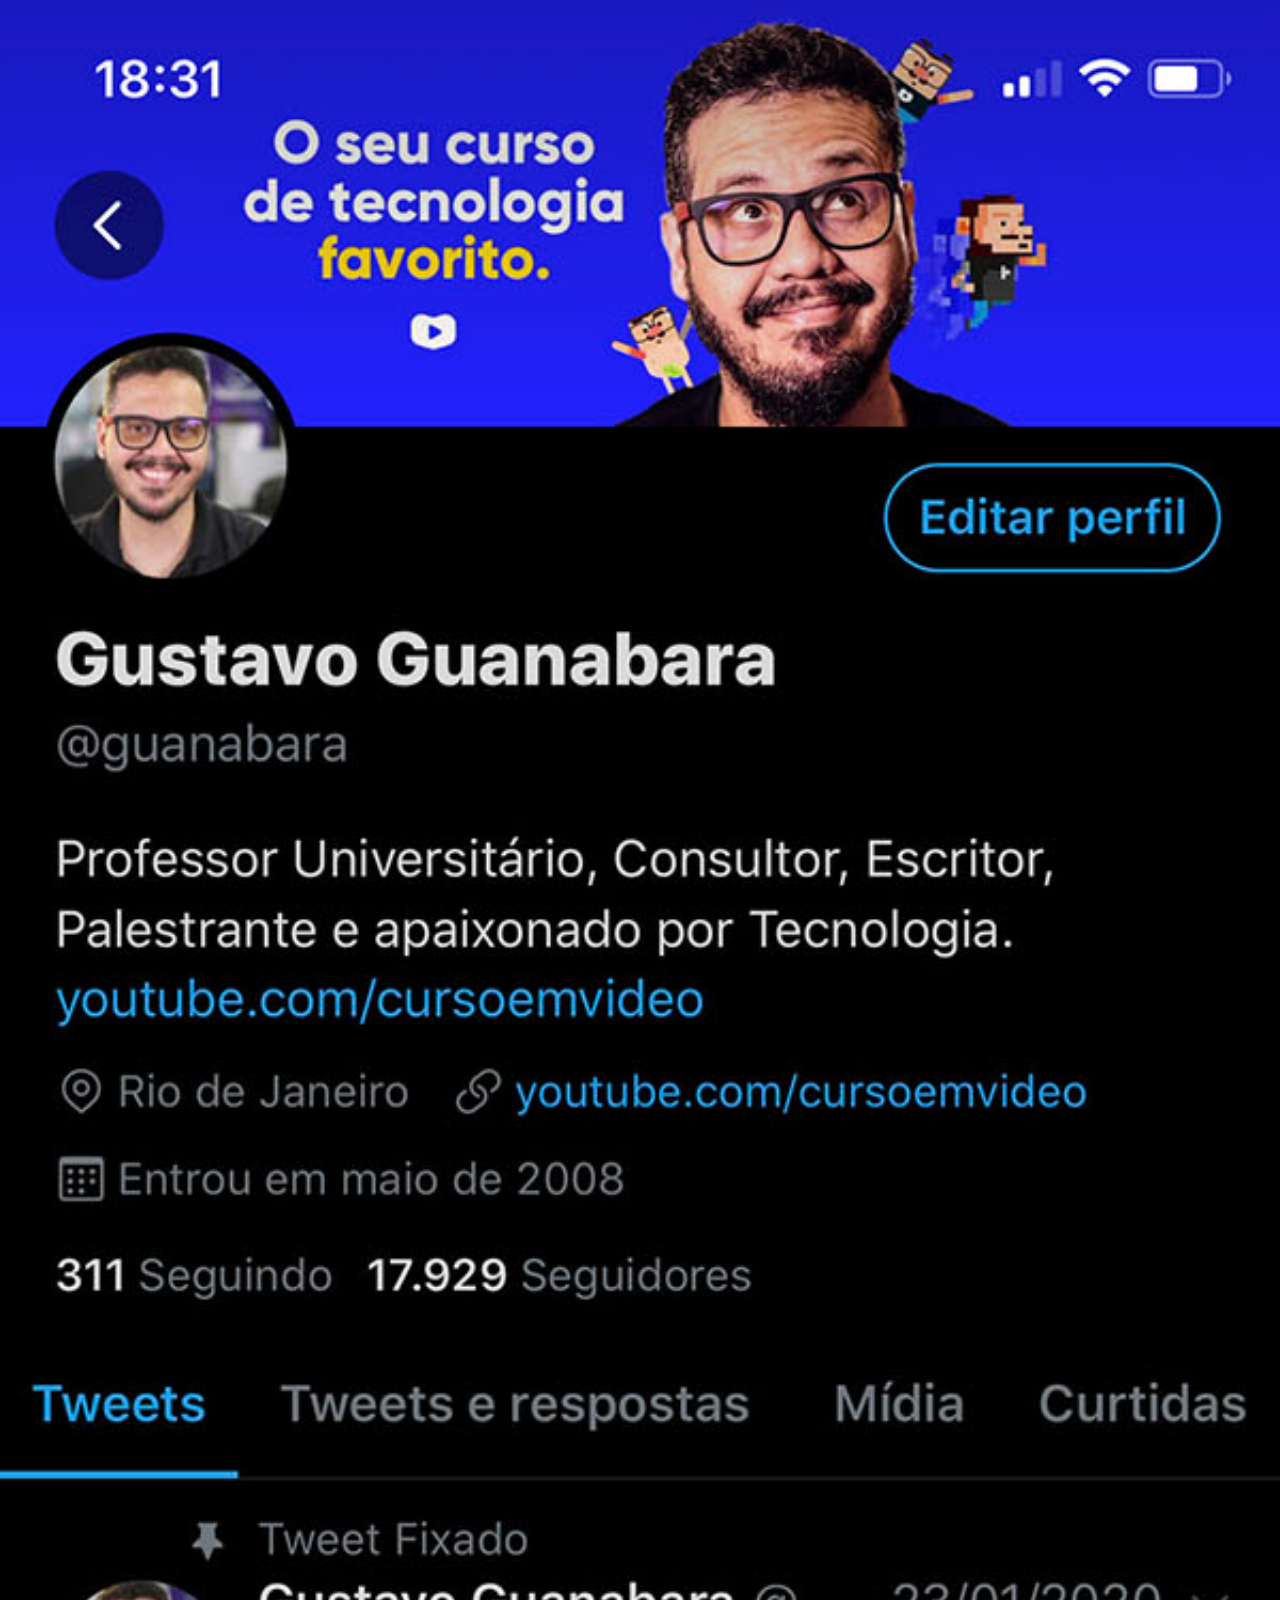
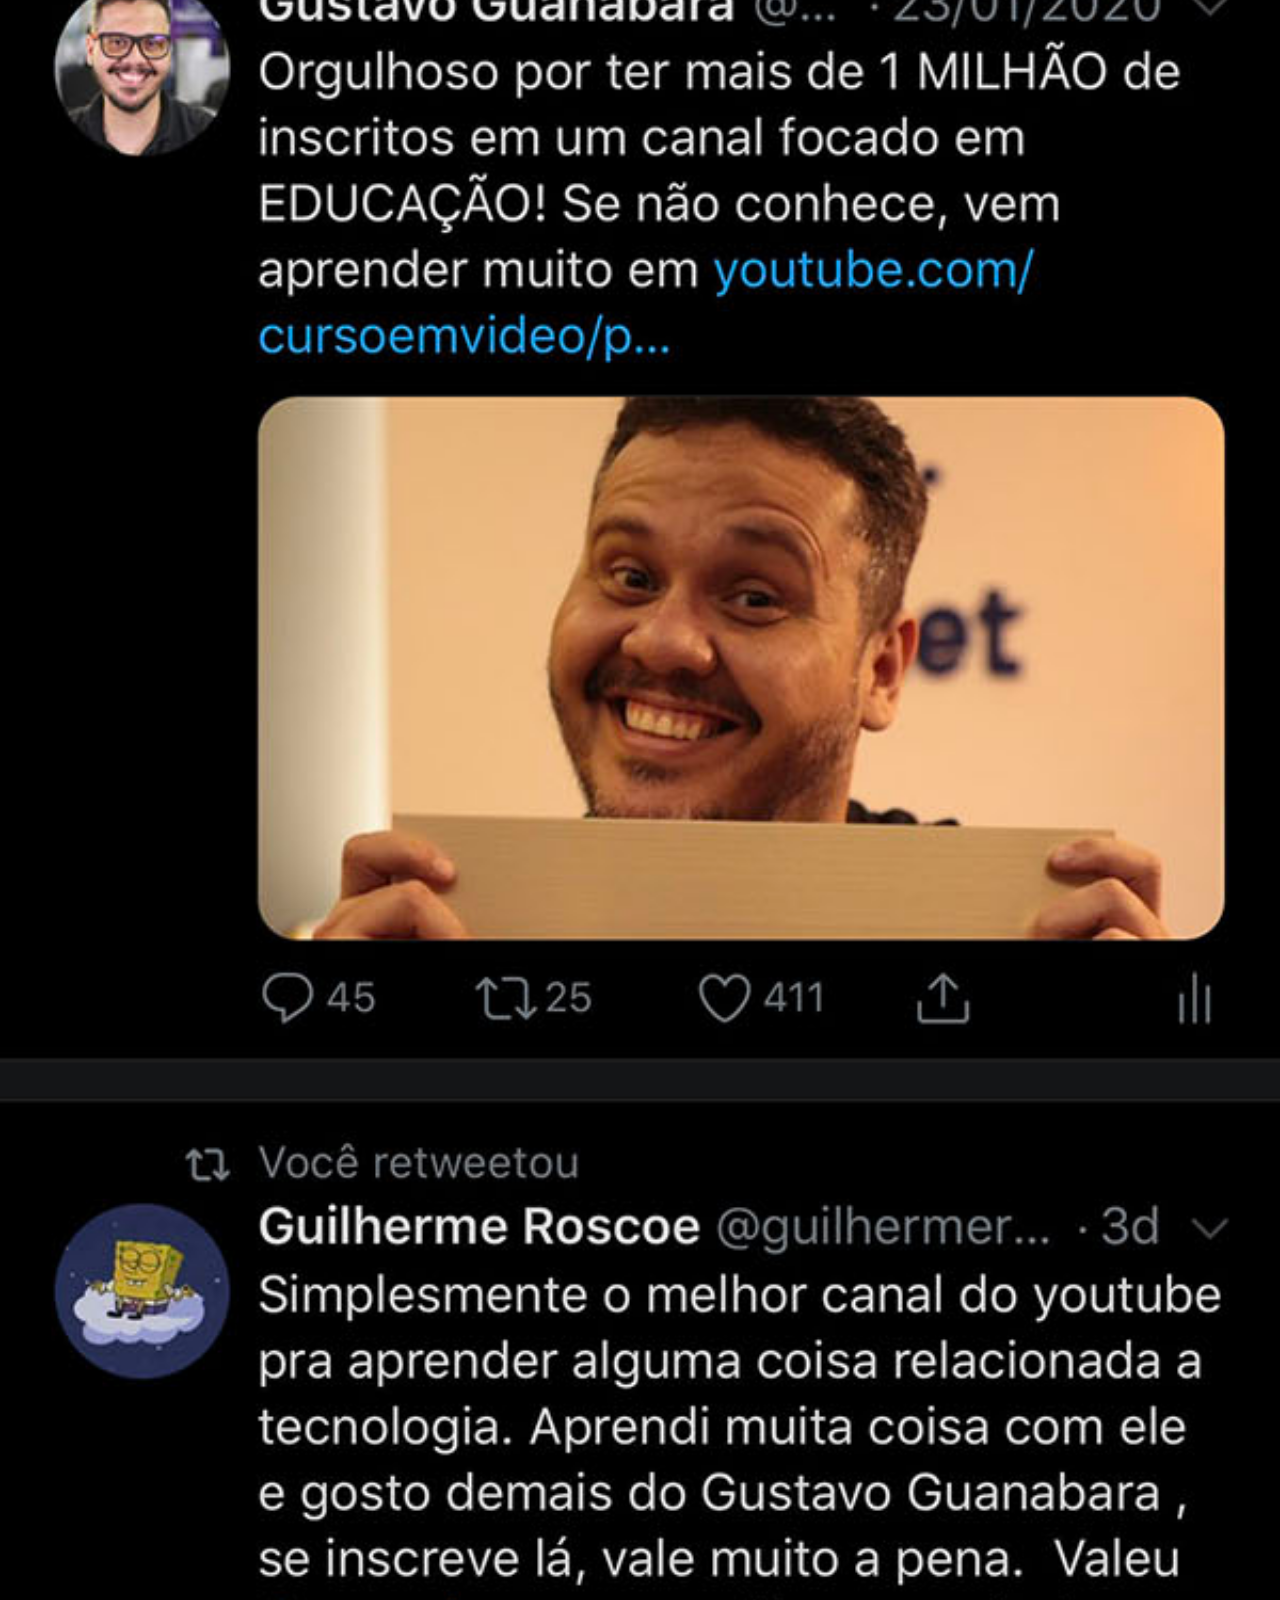
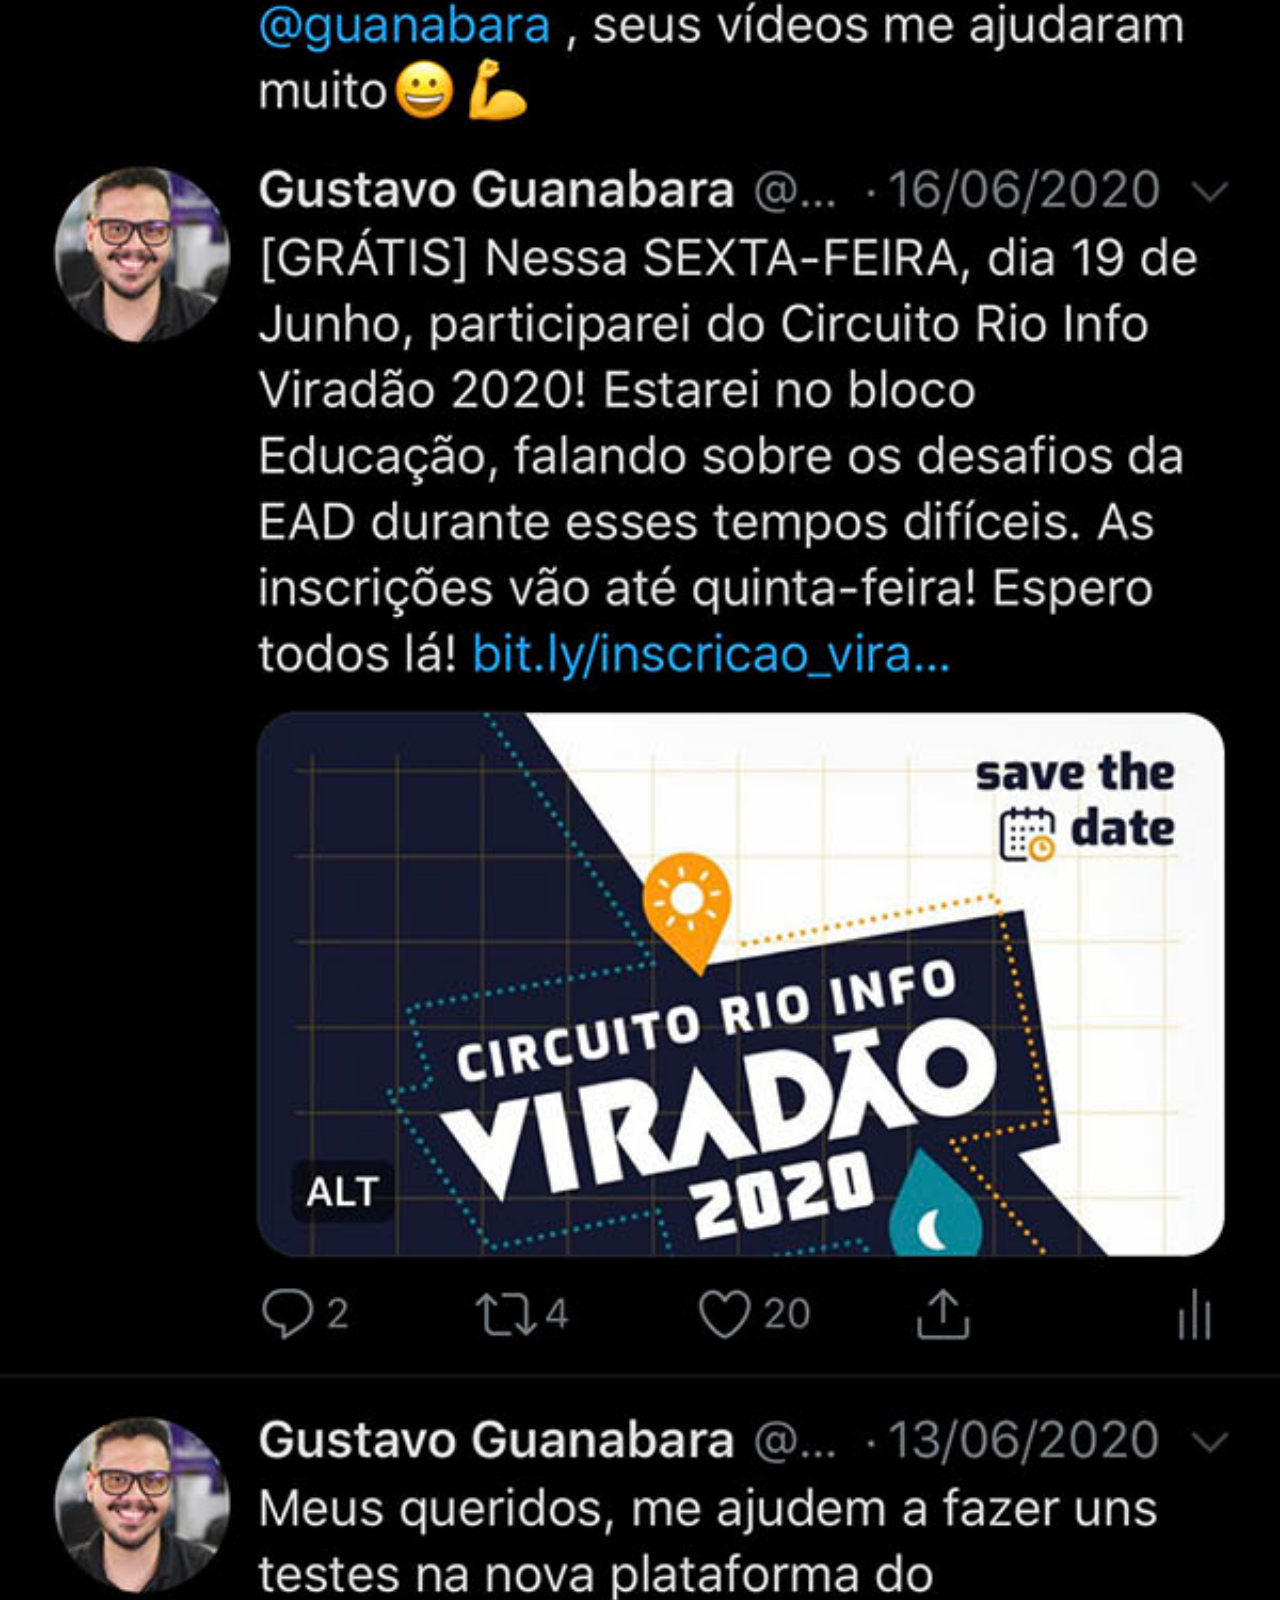
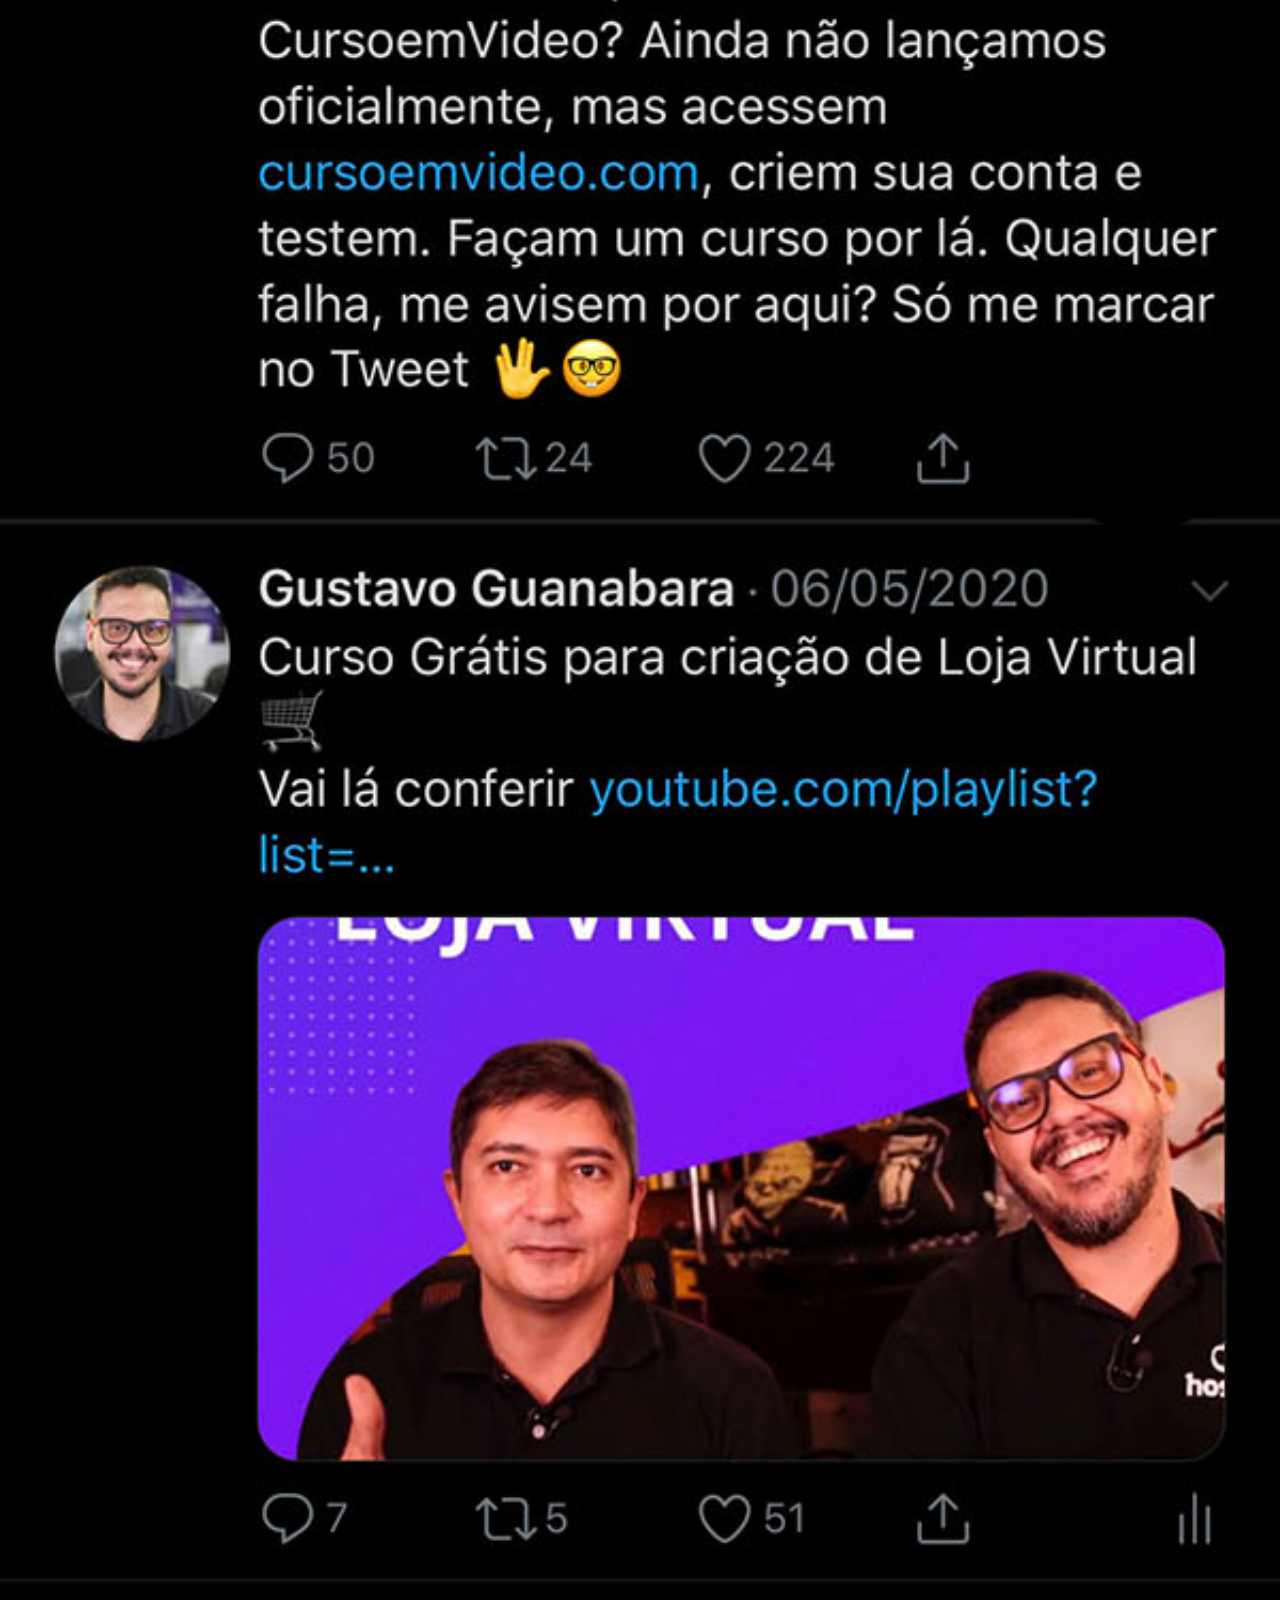
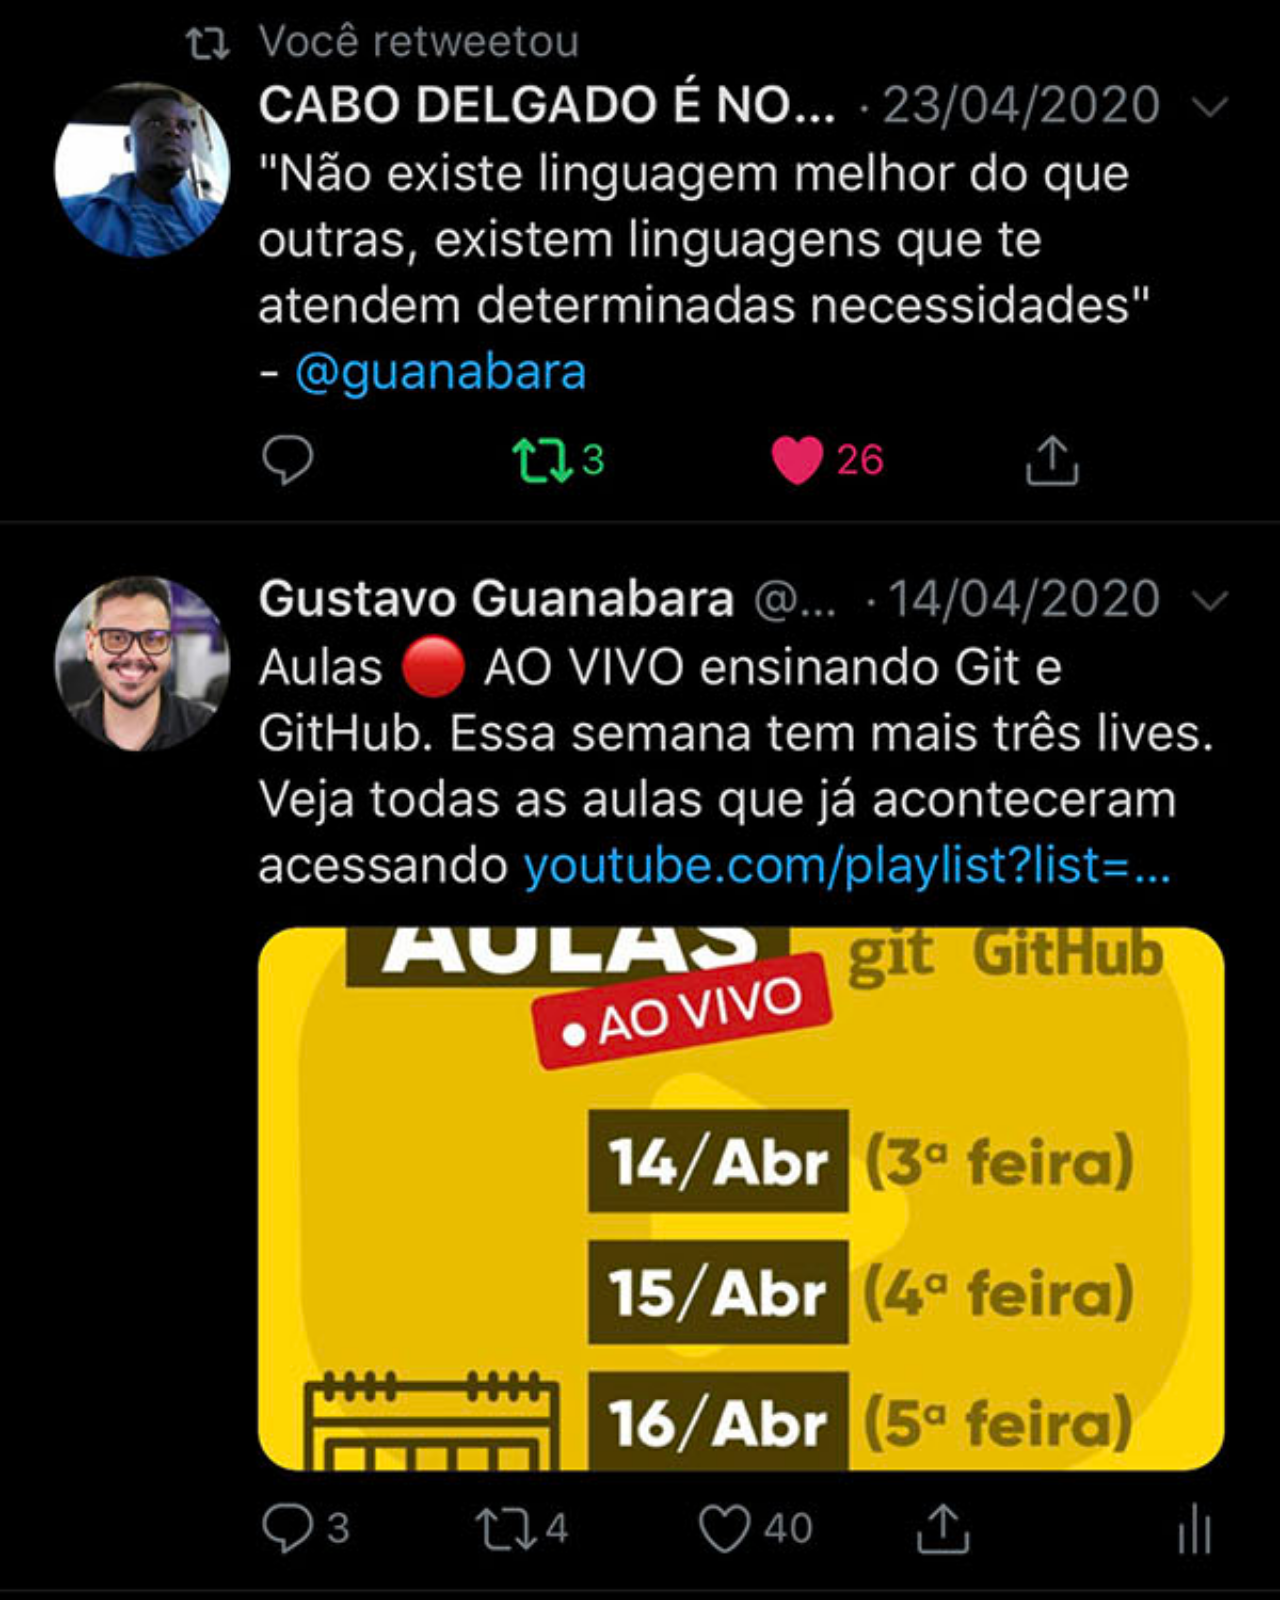
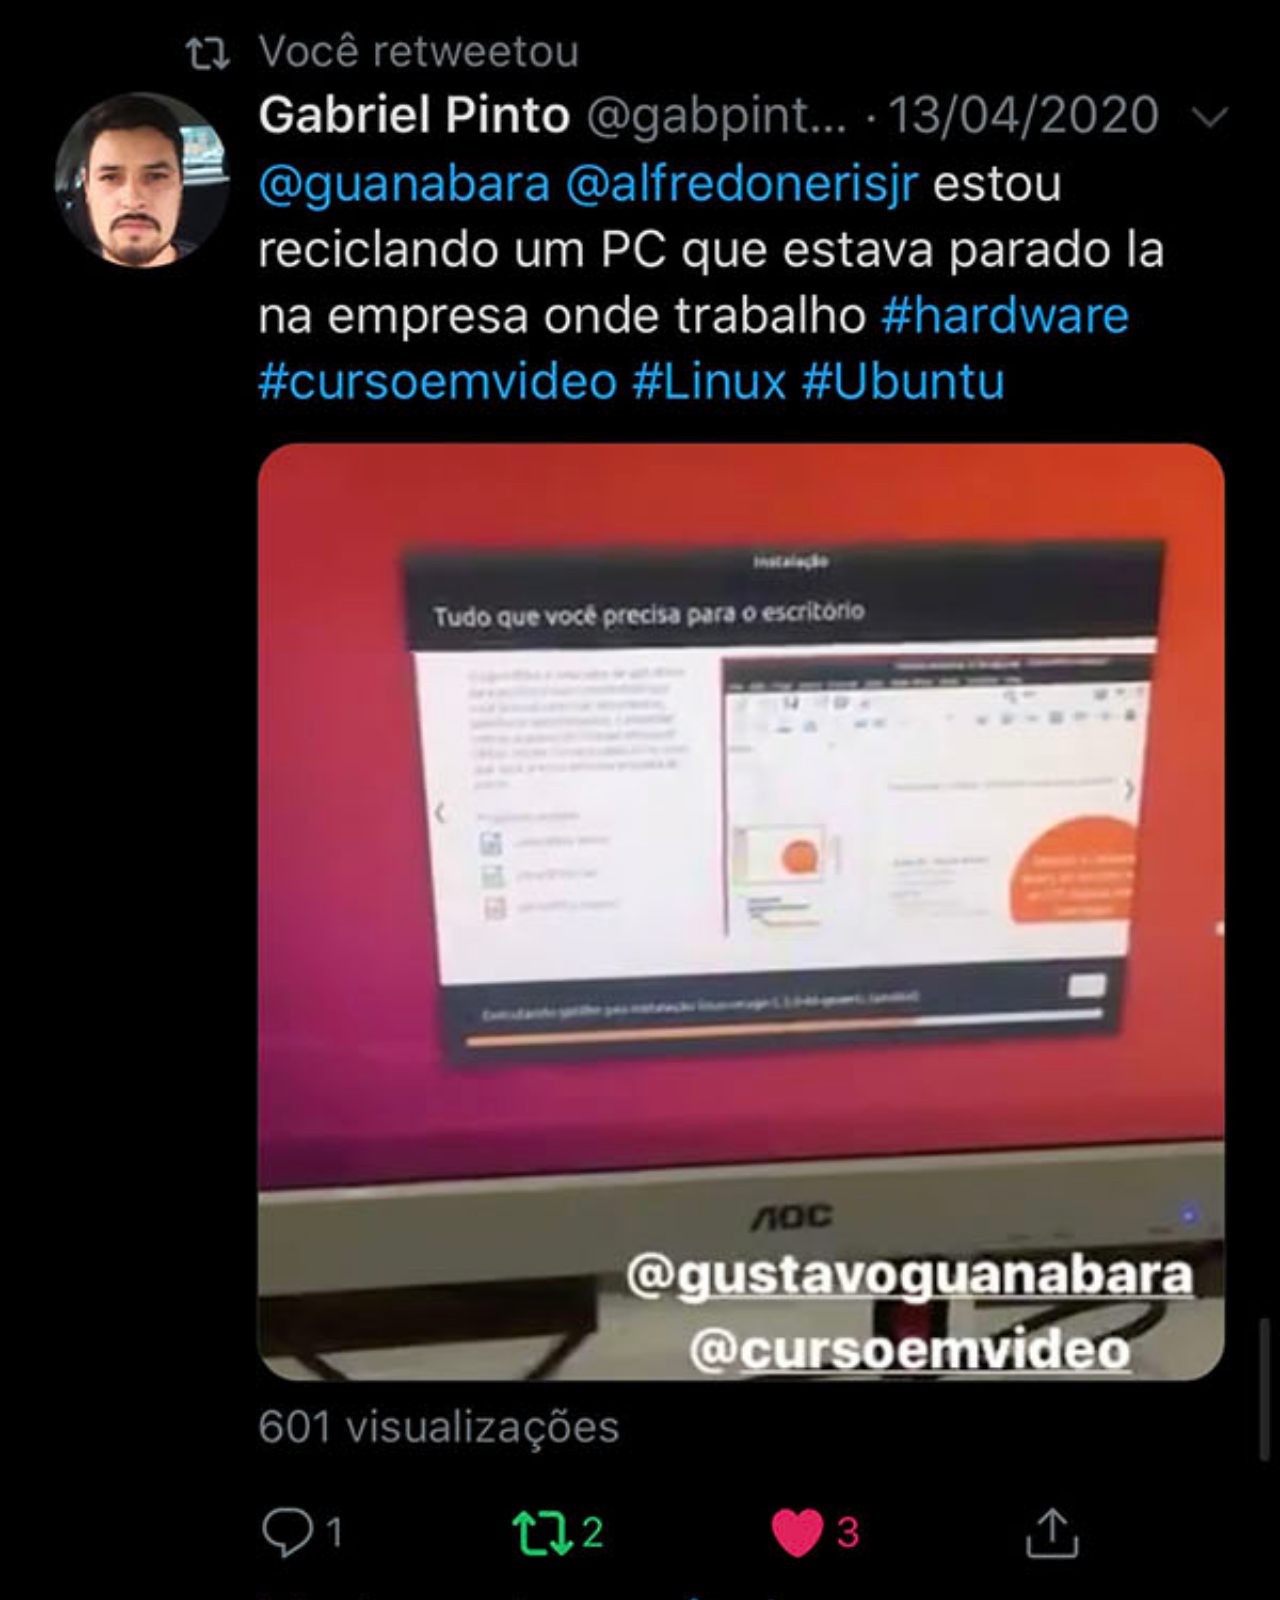
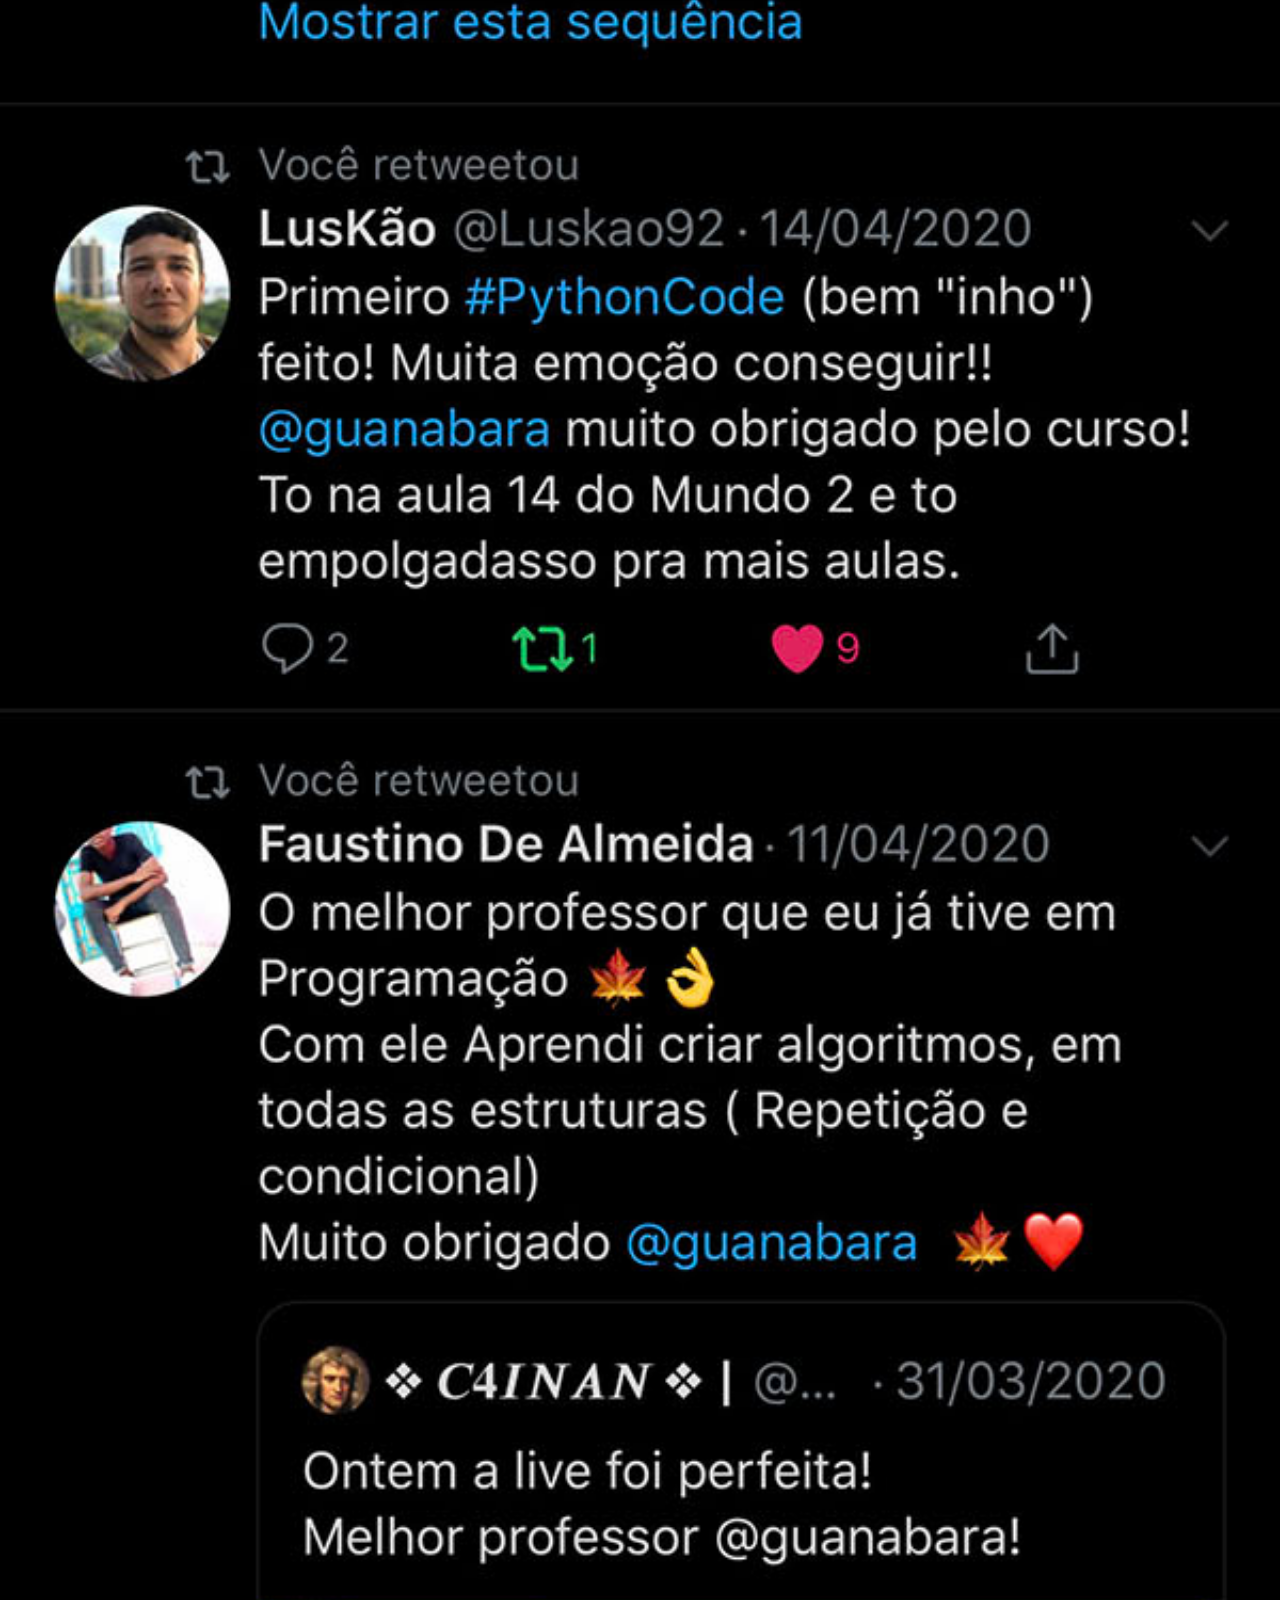
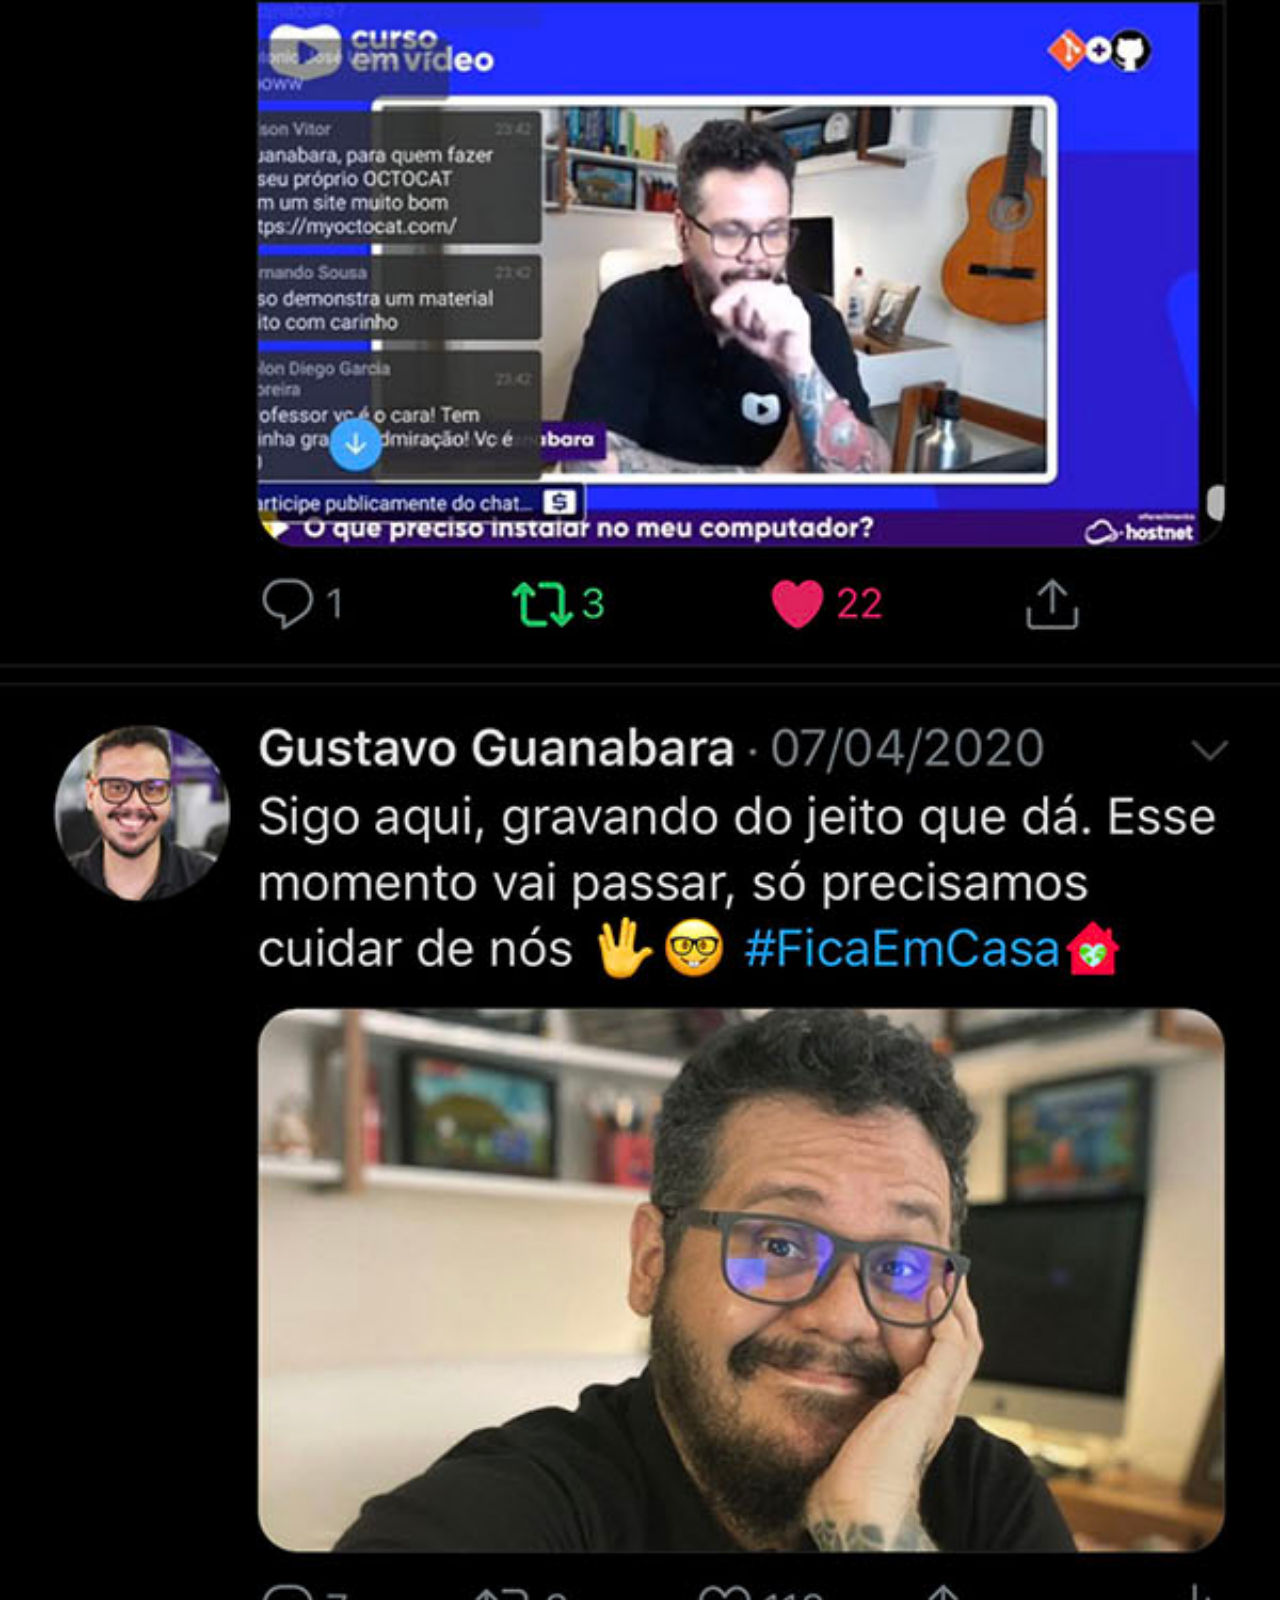
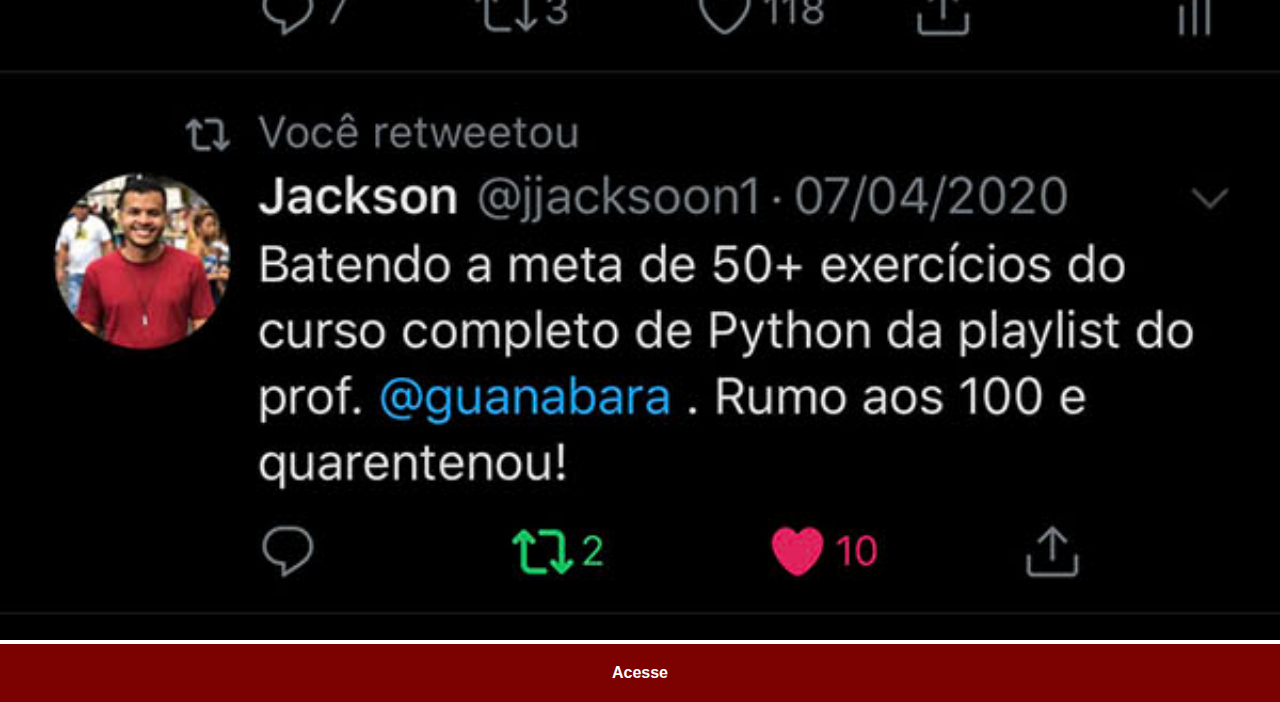
<file: twitter.html>
<!DOCTYPE html>
<html lang="pt-br">
<head>
    <meta charset="UTF-8">
    <meta name="viewport" content="width=device-width, initial-scale=1.0">
    <title>Twitter</title>
    <link rel="stylesheet" href="estilos/social.css">
</head>
<body>
    <img src="pacote-d013/imagens/tela-twitter.jpg" alt="twitter">
    <a target="_blank" href="www.twitter.com">Acesse</a>
</body>
</html>
</file>
<file: estilos/social.css>
@charset "UTF-8";


        *{
            margin: 0px;
            padding: 0px;
            font-family: Arial, Helvetica, sans-serif;

        }
        ::-webkit-scrollbar{
            width: 0px;
            height: 0px;

        }
        img{
            width: 100vw;
            

        }
        a{
            display: block;
            background-color: rgb(124, 2, 2);
            text-align: center;
            padding: 20px;
            font-weight: bolder;
            text-decoration: none;
            color: white;
            

        }
        a:hover{
            background-color: red;

        }
</file>
